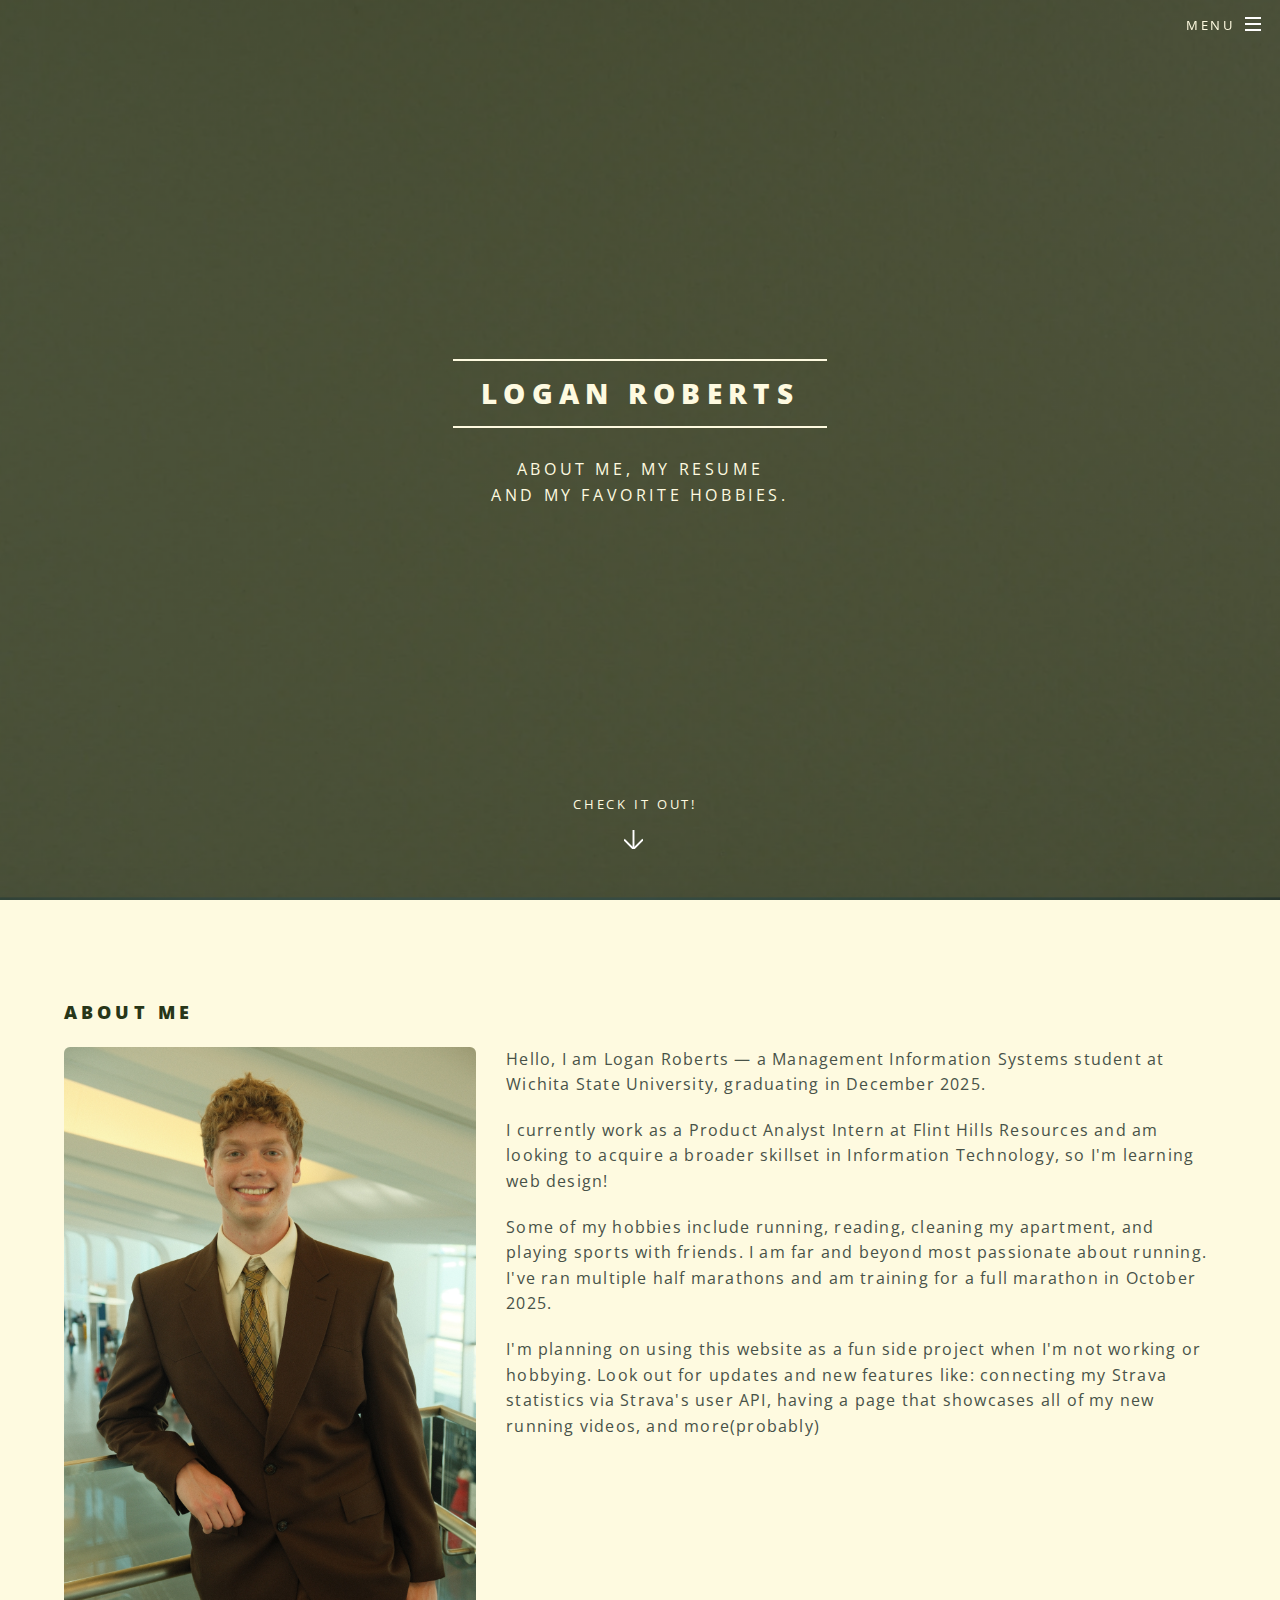
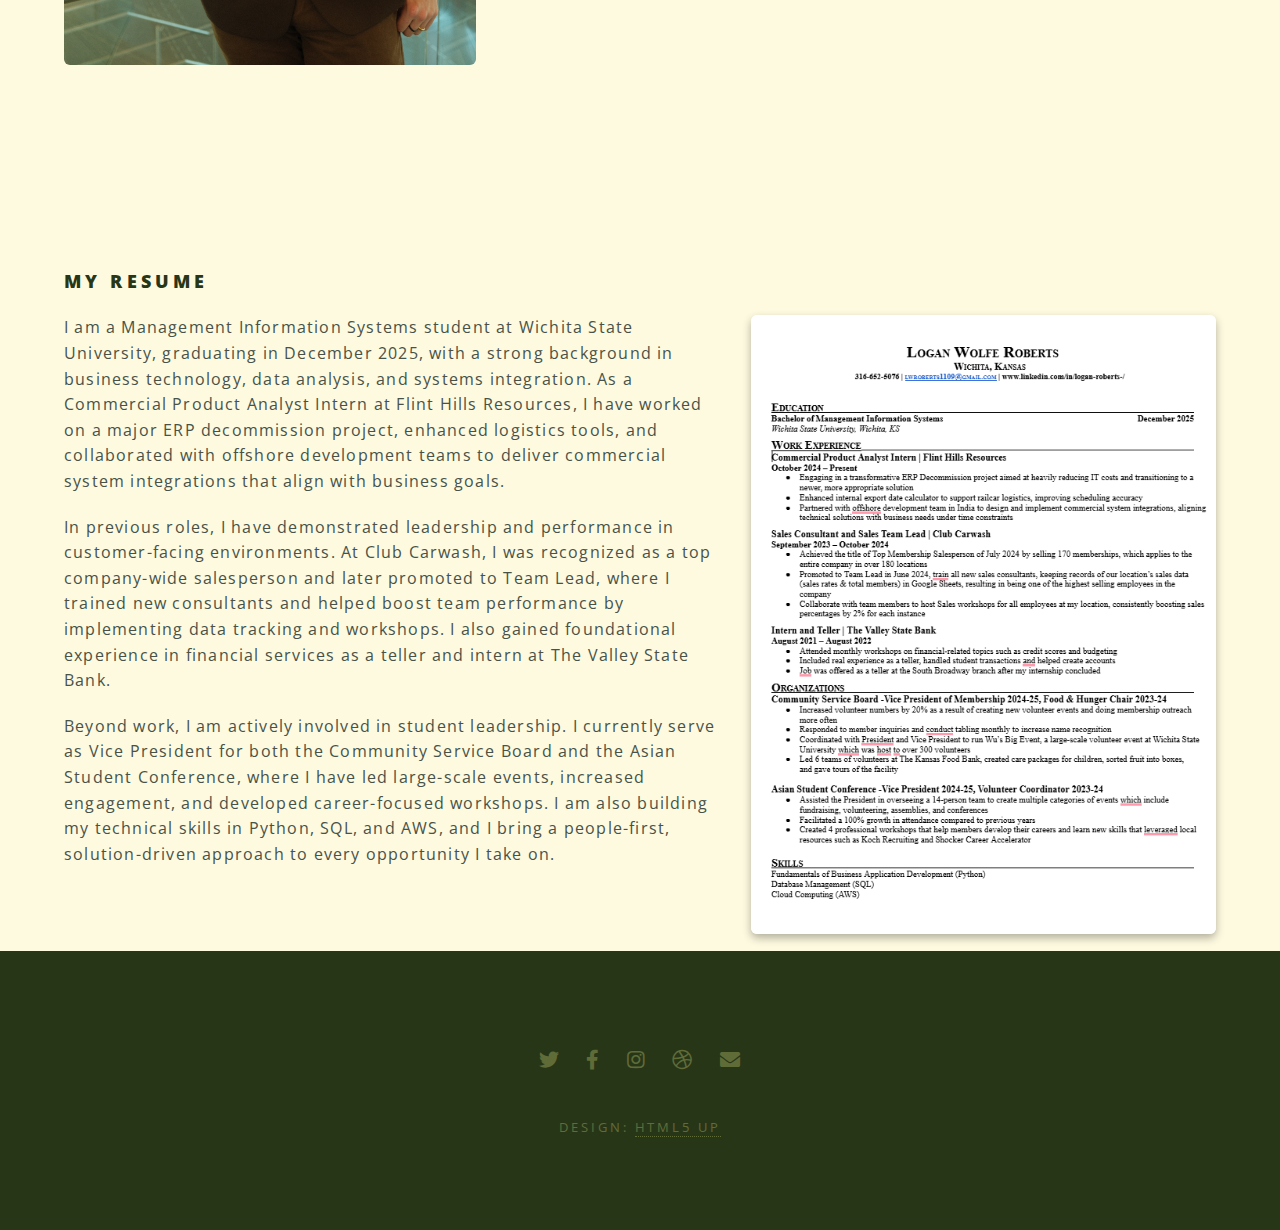
<file: index.html>
<!DOCTYPE HTML>
<!--
	Spectral by HTML5 UP
	html5up.net | @ajlkn
	Free for personal and commercial use under the CCA 3.0 license (html5up.net/license)
-->
<html>
	<head>
		<title>Logan Roberts</title>
		<meta charset="utf-8" />
		<meta name="viewport" content="width=device-width, initial-scale=1, user-scalable=no" />
		<link rel="stylesheet" href="assets/css/main.css" />
		<noscript><link rel="stylesheet" href="assets/css/noscript.css" /></noscript>
	<!-- Custom styles -->
		<style>
		.about-photo-left {
  float: left;
  width: 412.16px;
  height: 618.24px;
  margin-right: 30px;
  margin-bottom: 20px;
  object-fit: cover;
  border-radius: 6px;
}

.about-photo-right {
  float: right;
  width: 465px;
  height: 618.24px;
  margin-left: 30px;
  margin-bottom: 20px;
  object-fit: cover;
  box-shadow: 0 4px 8px rgba(0, 0, 0, 0.3);
  border-radius: 6px;
}

/* Add spacing between paragraphs */
.wrapper.style5 .inner p {
  margin-bottom: 1.25em;
  line-height: 1.6;
}

/* Clear float after the second paragraph */
.wrapper.style5 .inner p:nth-of-type(4)::after {
  content: "";
  display: block;
  clear: both;
}
		</style>
	</head>
	<body class="landing is-preload">

		<!-- Page Wrapper -->
			<div id="page-wrapper">

				<!-- Header -->
					<header id="header" class="alt">
						<h1><a href="index.html">Logan Roberts Professional</a></h1>
						<nav id="nav">
							<ul>
								<li class="special">
									<a href="#menu" class="menuToggle"><span>Menu</span></a>
									<div id="menu">
										<ul>
											<li><a href="index.html">About Me</a></li>
											<li><a href="strava.html">Strava</a></li>
											<!-- <li><a href="elements.html">Elements</a></li> -->
										</ul>
									</div>
								</li>
							</ul>
						</nav>
					</header>

				<!-- Banner -->

					<section id="banner">
						<div class="inner">
							<h2>Logan Roberts</h2>
							<p>About me, my resume<br />
							and my favorite hobbies.</p>
								<!-- <ul class="actions special"> -->
								<!-- <li><a href="#" class="button primary">Activate</a></li> -->
								<!-- </ul> -->
							</div>
						<a href="#one" class="more scrolly">Check it out!</a>
					</section>


				<!-- One -->
					<section class="wrapper style5">
							<div class="inner">

								<h3>About Me</h3>
								<p>
									<img src="images/loganrobertsprofessional.jpeg" alt="" class="about-photo-left">

									Hello, I am Logan Roberts — a Management Information Systems student at Wichita State University, graduating in December 2025.</p>

								<p>I currently work as a Product Analyst Intern at Flint Hills Resources and am looking to acquire a broader skillset in Information Technology, so I'm learning web design!</p>

								<p>Some of my hobbies include running, reading, cleaning my apartment, and playing sports with friends. I am far and beyond most passionate about running. I've ran multiple half marathons and am training for a full marathon in October 2025.</p>

								<p>I'm planning on using this website as a fun side project when I'm not working or hobbying. Look out for updates and new features like: connecting my Strava statistics via Strava's user API, having a page that showcases all of my new running videos, and more(probably)</p>

								<!-- <hr /> -->

							</div>
						</section>

				<!-- Two -->
					<section class="wrapper style5">
							<div class="inner">

								<h3>My Resume</h3>
								<p>
									<img src="images/LoganRobertsResumePicture.png" alt="" class="about-photo-right">

									I am a Management Information Systems student at Wichita State University, graduating in December 2025, with a strong background in business technology, data analysis, and systems integration. As a Commercial Product Analyst Intern at Flint Hills Resources, I have worked on a major ERP decommission project, enhanced logistics tools, and collaborated with offshore development teams to deliver commercial system integrations that align with business goals.</p>

									<p>In previous roles, I have demonstrated leadership and performance in customer-facing environments. At Club Carwash, I was recognized as a top company-wide salesperson and later promoted to Team Lead, where I trained new consultants and helped boost team performance by implementing data tracking and workshops. I also gained foundational experience in financial services as a teller and intern at The Valley State Bank.</p>

									<p>Beyond work, I am actively involved in student leadership. I currently serve as Vice President for both the Community Service Board and the Asian Student Conference, where I have led large-scale events, increased engagement, and developed career-focused workshops. I am also building my technical skills in Python, SQL, and AWS, and I bring a people-first, solution-driven approach to every opportunity I take on.</p>

								<!-- <hr /> -->

							</div>
						</section>	

				<!-- Footer -->
					<footer id="footer">
						<ul class="icons">
							<li><a href="#" class="icon brands fa-twitter"><span class="label">Twitter</span></a></li>
							<li><a href="#" class="icon brands fa-facebook-f"><span class="label">Facebook</span></a></li>
							<li><a href="#" class="icon brands fa-instagram"><span class="label">Instagram</span></a></li>
							<li><a href="#" class="icon brands fa-dribbble"><span class="label">Dribbble</span></a></li>
							<li><a href="#" class="icon solid fa-envelope"><span class="label">Email</span></a></li>
						</ul>
						<ul class="copyright">
							<li>Design: <a href="http://html5up.net">HTML5 UP</a></li>
						</ul>
					</footer>

			</div>

		<!-- Scripts -->
			<script src="assets/js/jquery.min.js"></script>
			<script src="assets/js/jquery.scrollex.min.js"></script>
			<script src="assets/js/jquery.scrolly.min.js"></script>
			<script src="assets/js/browser.min.js"></script>
			<script src="assets/js/breakpoints.min.js"></script>
			<script src="assets/js/util.js"></script>
			<script src="assets/js/main.js"></script>

	</body>
</html>
</file>
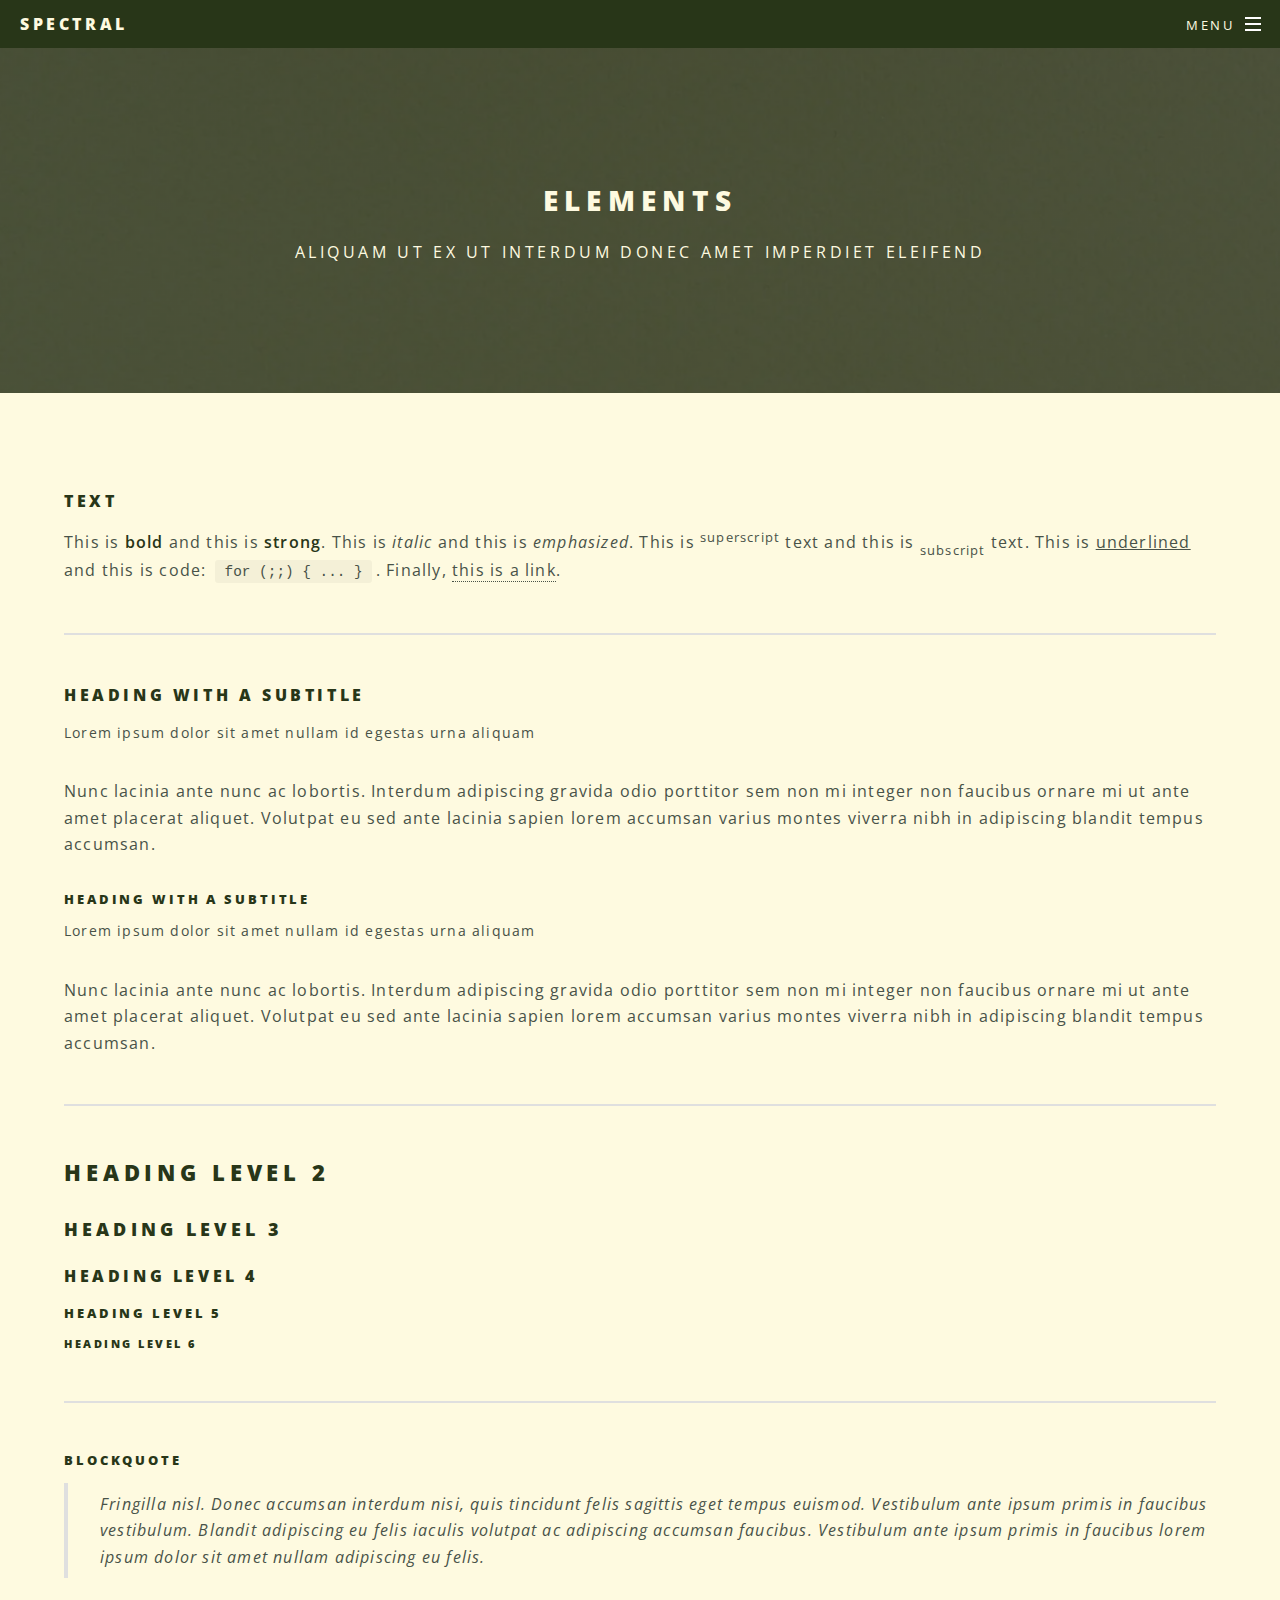
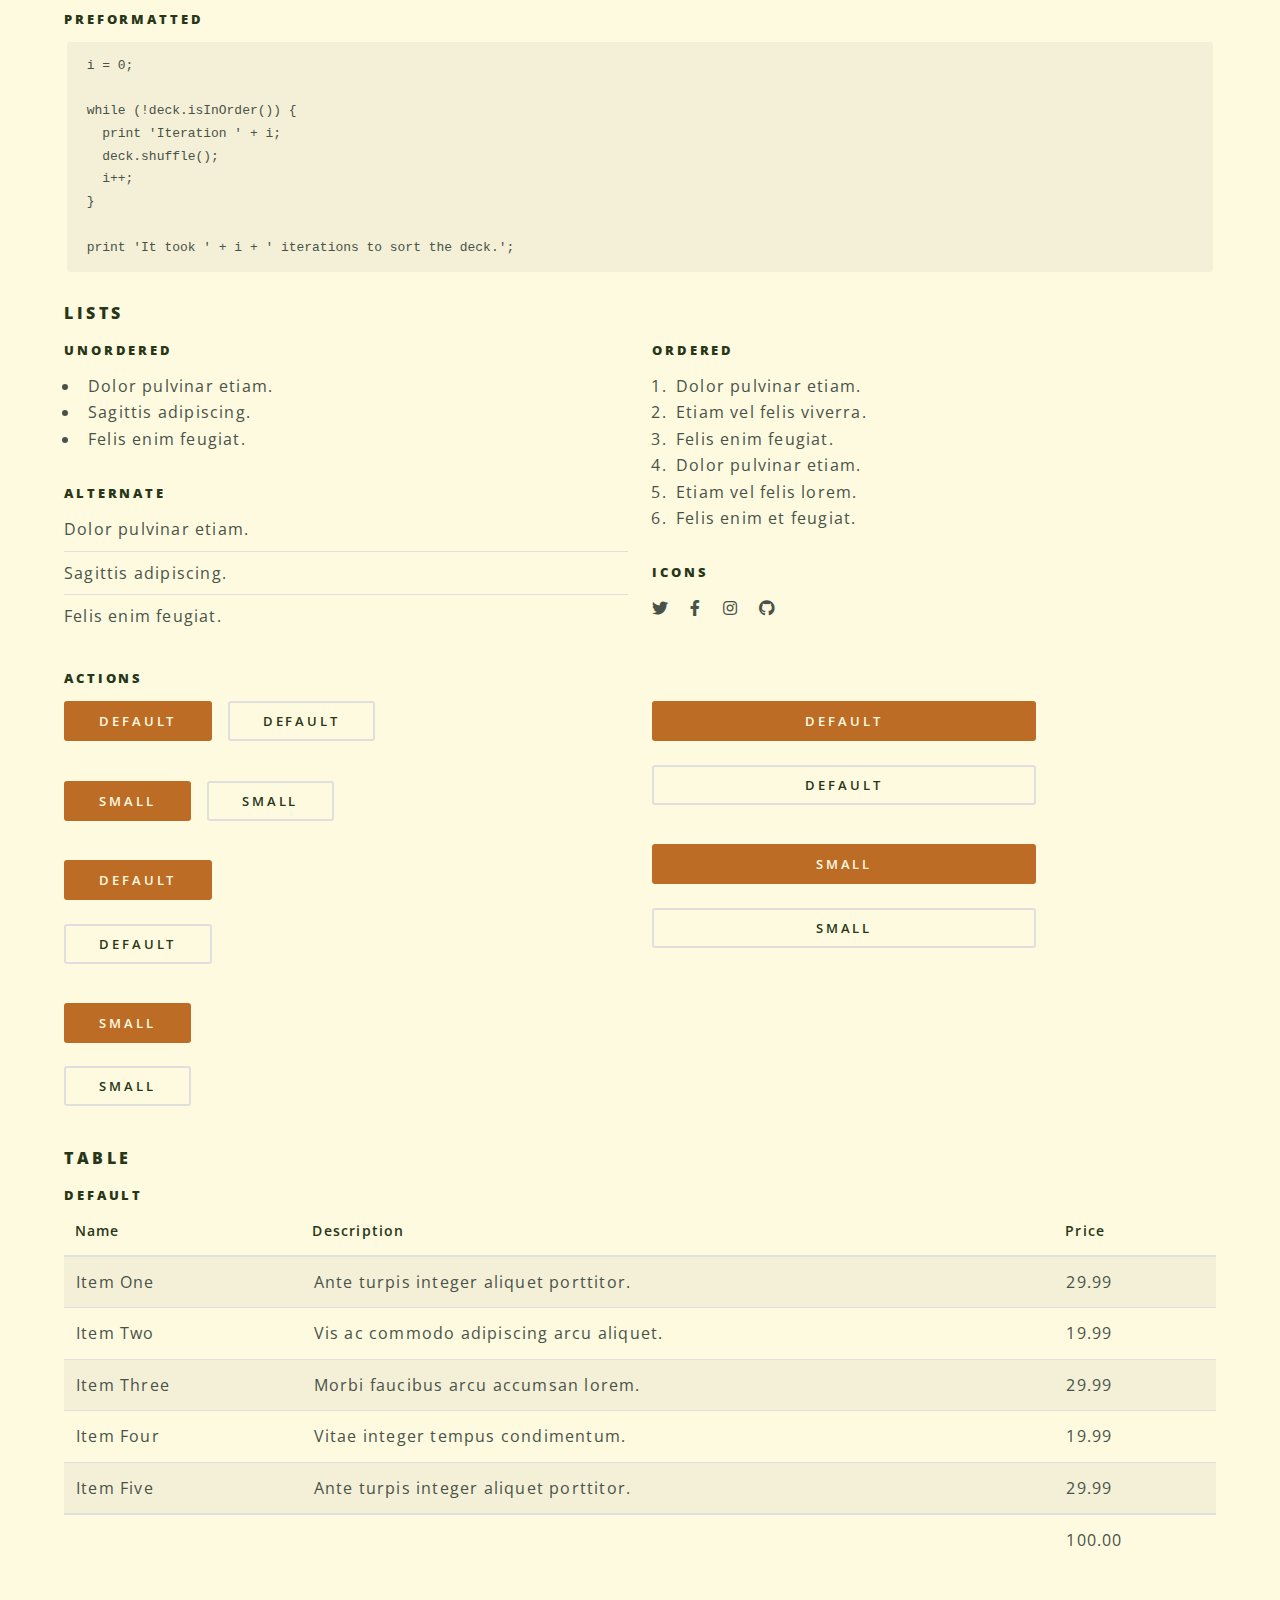
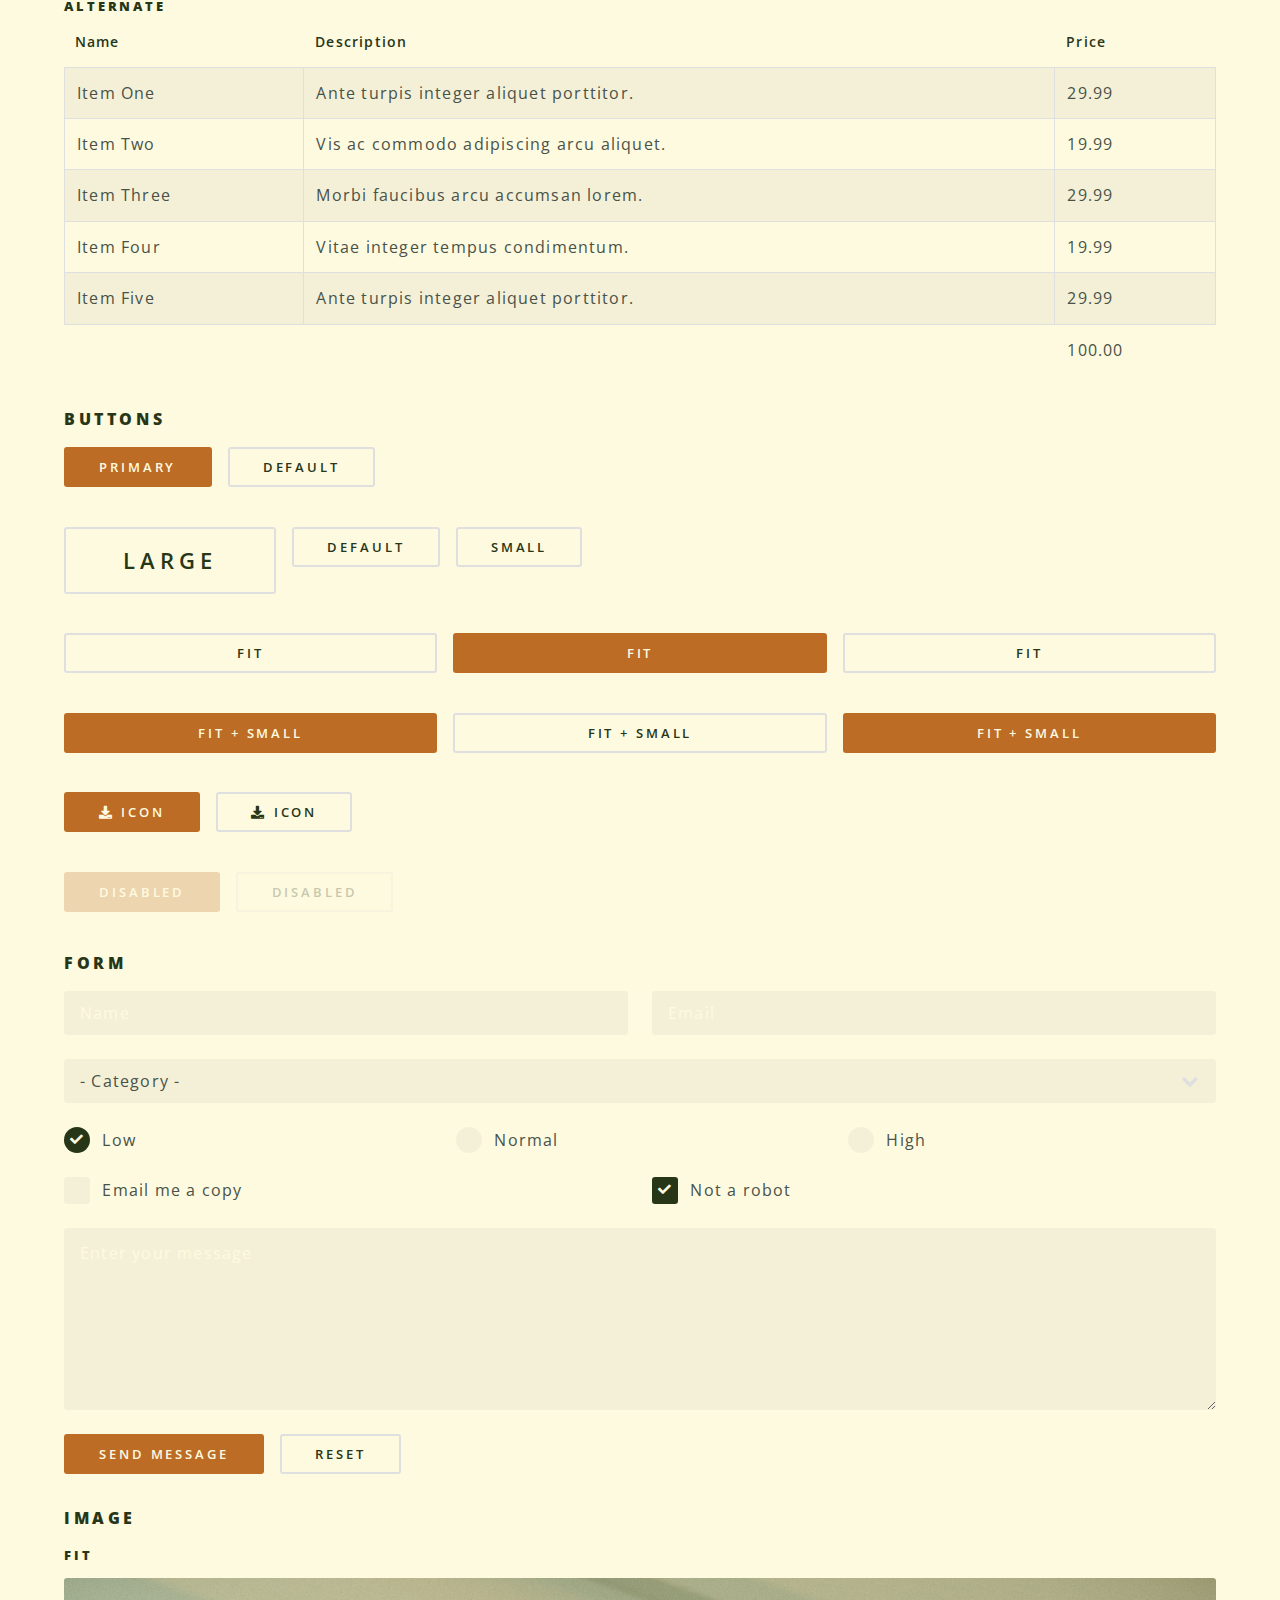
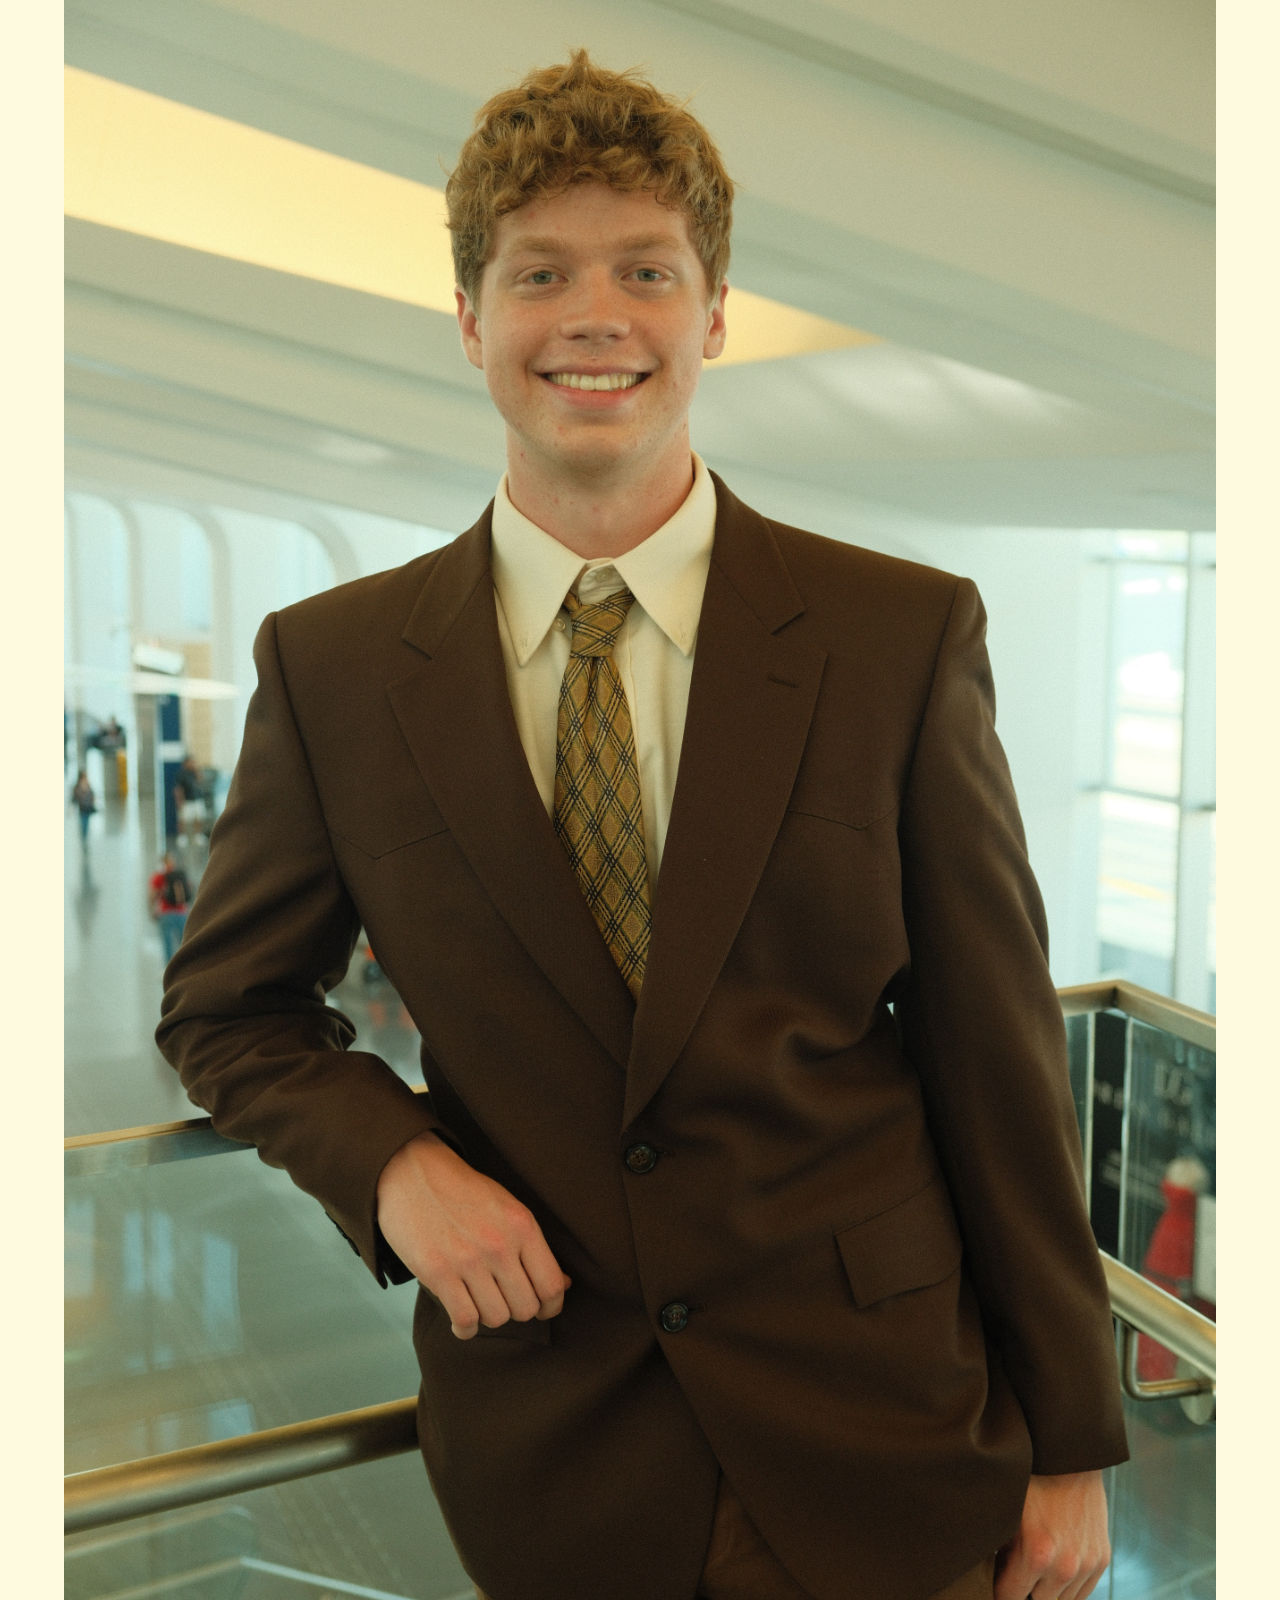
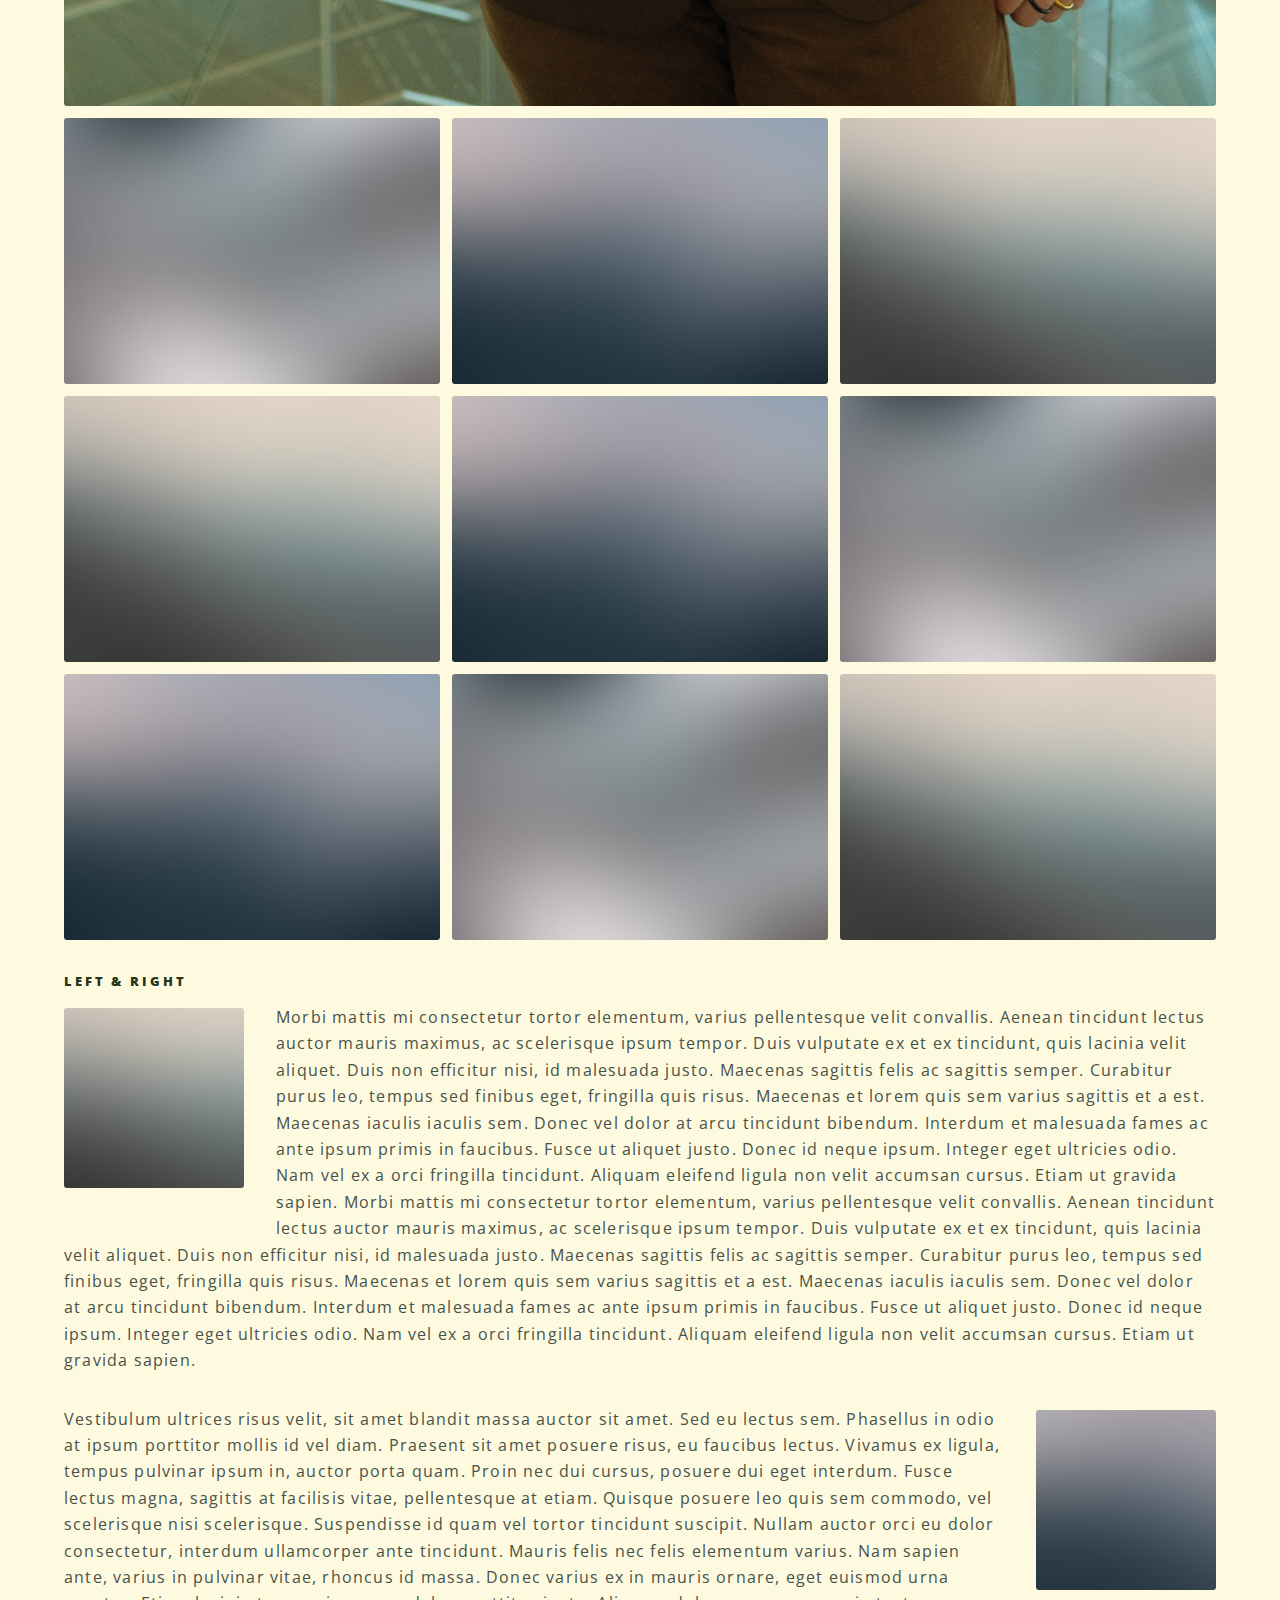
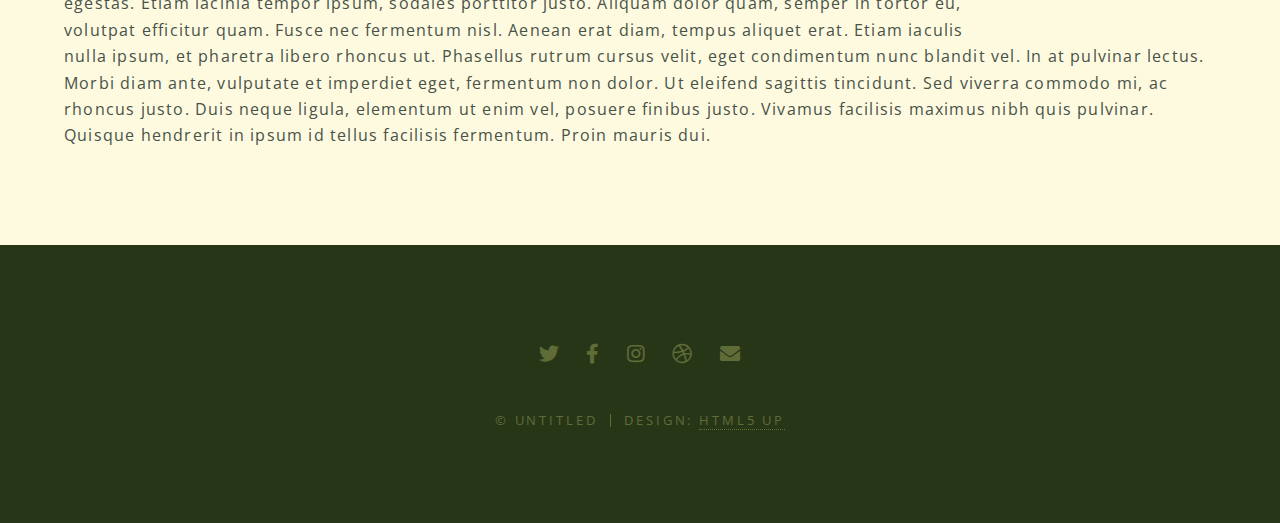
<file: elements.html>
<!DOCTYPE HTML>
<!--
	Spectral by HTML5 UP
	html5up.net | @ajlkn
	Free for personal and commercial use under the CCA 3.0 license (html5up.net/license)
-->
<html>
	<head>
		<title>Logan Roberts</title>
		<meta charset="utf-8" />
		<meta name="viewport" content="width=device-width, initial-scale=1, user-scalable=no" />
		<link rel="stylesheet" href="assets/css/main.css" />
		<noscript><link rel="stylesheet" href="assets/css/noscript.css" /></noscript>
	</head>
	<body class="is-preload">

		<!-- Page Wrapper -->
			<div id="page-wrapper">

				<!-- Header -->
					<header id="header">
						<h1><a href="index.html">Spectral</a></h1>
						<nav id="nav">
							<ul>
								<li class="special">
									<a href="#menu" class="menuToggle"><span>Menu</span></a>
									<div id="menu">
										<ul>
											<li><a href="index.html">About Me</a></li>
											<li><a href="strava.html">Strava</a></li>
											<!-- <li><a href="elements.html">Elements</a></li> -->
										</ul>
									</div>
								</li>
							</ul>
						</nav>
					</header>

				<!-- Main -->
					<article id="main">
						<header>
							<h2>Elements</h2>
							<p>Aliquam ut ex ut interdum donec amet imperdiet eleifend</p>
						</header>
						<section class="wrapper style5">
							<div class="inner">

								<section>
									<h4>Text</h4>
									<p>This is <b>bold</b> and this is <strong>strong</strong>. This is <i>italic</i> and this is <em>emphasized</em>.
									This is <sup>superscript</sup> text and this is <sub>subscript</sub> text.
									This is <u>underlined</u> and this is code: <code>for (;;) { ... }</code>. Finally, <a href="#">this is a link</a>.</p>
									<hr />
									<header>
										<h4>Heading with a Subtitle</h4>
										<p>Lorem ipsum dolor sit amet nullam id egestas urna aliquam</p>
									</header>
									<p>Nunc lacinia ante nunc ac lobortis. Interdum adipiscing gravida odio porttitor sem non mi integer non faucibus ornare mi ut ante amet placerat aliquet. Volutpat eu sed ante lacinia sapien lorem accumsan varius montes viverra nibh in adipiscing blandit tempus accumsan.</p>
									<header>
										<h5>Heading with a Subtitle</h5>
										<p>Lorem ipsum dolor sit amet nullam id egestas urna aliquam</p>
									</header>
									<p>Nunc lacinia ante nunc ac lobortis. Interdum adipiscing gravida odio porttitor sem non mi integer non faucibus ornare mi ut ante amet placerat aliquet. Volutpat eu sed ante lacinia sapien lorem accumsan varius montes viverra nibh in adipiscing blandit tempus accumsan.</p>
									<hr />
									<h2>Heading Level 2</h2>
									<h3>Heading Level 3</h3>
									<h4>Heading Level 4</h4>
									<h5>Heading Level 5</h5>
									<h6>Heading Level 6</h6>
									<hr />
									<h5>Blockquote</h5>
									<blockquote>Fringilla nisl. Donec accumsan interdum nisi, quis tincidunt felis sagittis eget tempus euismod. Vestibulum ante ipsum primis in faucibus vestibulum. Blandit adipiscing eu felis iaculis volutpat ac adipiscing accumsan faucibus. Vestibulum ante ipsum primis in faucibus lorem ipsum dolor sit amet nullam adipiscing eu felis.</blockquote>
									<h5>Preformatted</h5>
									<pre><code>i = 0;

while (!deck.isInOrder()) {
  print 'Iteration ' + i;
  deck.shuffle();
  i++;
}

print 'It took ' + i + ' iterations to sort the deck.';</code></pre>
								</section>

								<section>
									<h4>Lists</h4>
									<div class="row">
										<div class="col-6 col-12-medium">
											<h5>Unordered</h5>
											<ul>
												<li>Dolor pulvinar etiam.</li>
												<li>Sagittis adipiscing.</li>
												<li>Felis enim feugiat.</li>
											</ul>
											<h5>Alternate</h5>
											<ul class="alt">
												<li>Dolor pulvinar etiam.</li>
												<li>Sagittis adipiscing.</li>
												<li>Felis enim feugiat.</li>
											</ul>
										</div>
										<div class="col-6 col-12-medium">
											<h5>Ordered</h5>
											<ol>
												<li>Dolor pulvinar etiam.</li>
												<li>Etiam vel felis viverra.</li>
												<li>Felis enim feugiat.</li>
												<li>Dolor pulvinar etiam.</li>
												<li>Etiam vel felis lorem.</li>
												<li>Felis enim et feugiat.</li>
											</ol>
											<h5>Icons</h5>
											<ul class="icons">
												<li><a href="#" class="icon brands fa-twitter"><span class="label">Twitter</span></a></li>
												<li><a href="#" class="icon brands fa-facebook-f"><span class="label">Facebook</span></a></li>
												<li><a href="#" class="icon brands fa-instagram"><span class="label">Instagram</span></a></li>
												<li><a href="#" class="icon brands fa-github"><span class="label">Github</span></a></li>
											</ul>
										</div>
									</div>
									<h5>Actions</h5>
									<div class="row">
										<div class="col-6 col-12-medium">
											<ul class="actions">
												<li><a href="#" class="button primary">Default</a></li>
												<li><a href="#" class="button">Default</a></li>
											</ul>
											<ul class="actions small">
												<li><a href="#" class="button primary small">Small</a></li>
												<li><a href="#" class="button small">Small</a></li>
											</ul>
											<ul class="actions stacked">
												<li><a href="#" class="button primary">Default</a></li>
												<li><a href="#" class="button">Default</a></li>
											</ul>
											<ul class="actions stacked">
												<li><a href="#" class="button primary small">Small</a></li>
												<li><a href="#" class="button small">Small</a></li>
											</ul>
										</div>
										<div class="col-6 col-12-medium">
											<ul class="actions stacked">
												<li><a href="#" class="button primary fit">Default</a></li>
												<li><a href="#" class="button fit">Default</a></li>
											</ul>
											<ul class="actions stacked">
												<li><a href="#" class="button primary small fit">Small</a></li>
												<li><a href="#" class="button small fit">Small</a></li>
											</ul>
										</div>
									</div>
								</section>

								<section>
									<h4>Table</h4>
									<h5>Default</h5>
									<div class="table-wrapper">
										<table>
											<thead>
												<tr>
													<th>Name</th>
													<th>Description</th>
													<th>Price</th>
												</tr>
											</thead>
											<tbody>
												<tr>
													<td>Item One</td>
													<td>Ante turpis integer aliquet porttitor.</td>
													<td>29.99</td>
												</tr>
												<tr>
													<td>Item Two</td>
													<td>Vis ac commodo adipiscing arcu aliquet.</td>
													<td>19.99</td>
												</tr>
												<tr>
													<td>Item Three</td>
													<td> Morbi faucibus arcu accumsan lorem.</td>
													<td>29.99</td>
												</tr>
												<tr>
													<td>Item Four</td>
													<td>Vitae integer tempus condimentum.</td>
													<td>19.99</td>
												</tr>
												<tr>
													<td>Item Five</td>
													<td>Ante turpis integer aliquet porttitor.</td>
													<td>29.99</td>
												</tr>
											</tbody>
											<tfoot>
												<tr>
													<td colspan="2"></td>
													<td>100.00</td>
												</tr>
											</tfoot>
										</table>
									</div>

									<h5>Alternate</h5>
									<div class="table-wrapper">
										<table class="alt">
											<thead>
												<tr>
													<th>Name</th>
													<th>Description</th>
													<th>Price</th>
												</tr>
											</thead>
											<tbody>
												<tr>
													<td>Item One</td>
													<td>Ante turpis integer aliquet porttitor.</td>
													<td>29.99</td>
												</tr>
												<tr>
													<td>Item Two</td>
													<td>Vis ac commodo adipiscing arcu aliquet.</td>
													<td>19.99</td>
												</tr>
												<tr>
													<td>Item Three</td>
													<td> Morbi faucibus arcu accumsan lorem.</td>
													<td>29.99</td>
												</tr>
												<tr>
													<td>Item Four</td>
													<td>Vitae integer tempus condimentum.</td>
													<td>19.99</td>
												</tr>
												<tr>
													<td>Item Five</td>
													<td>Ante turpis integer aliquet porttitor.</td>
													<td>29.99</td>
												</tr>
											</tbody>
											<tfoot>
												<tr>
													<td colspan="2"></td>
													<td>100.00</td>
												</tr>
											</tfoot>
										</table>
									</div>
								</section>

								<section>
									<h4>Buttons</h4>
									<ul class="actions">
										<li><a href="#" class="button primary">Primary</a></li>
										<li><a href="#" class="button">Default</a></li>
									</ul>
									<ul class="actions">
										<li><a href="#" class="button large">Large</a></li>
										<li><a href="#" class="button">Default</a></li>
										<li><a href="#" class="button small">Small</a></li>
									</ul>
									<ul class="actions fit">
										<li><a href="#" class="button fit">Fit</a></li>
										<li><a href="#" class="button primary fit">Fit</a></li>
										<li><a href="#" class="button fit">Fit</a></li>
									</ul>
									<ul class="actions fit small">
										<li><a href="#" class="button primary fit small">Fit + Small</a></li>
										<li><a href="#" class="button fit small">Fit + Small</a></li>
										<li><a href="#" class="button primary fit small">Fit + Small</a></li>
									</ul>
									<ul class="actions">
										<li><a href="#" class="button primary icon solid fa-download">Icon</a></li>
										<li><a href="#" class="button icon solid fa-download">Icon</a></li>
									</ul>
									<ul class="actions">
										<li><span class="button primary disabled">Disabled</span></li>
										<li><span class="button disabled">Disabled</span></li>
									</ul>
								</section>

								<section>
									<h4>Form</h4>
									<form method="post" action="#">
										<div class="row gtr-uniform">
											<div class="col-6 col-12-xsmall">
												<input type="text" name="demo-name" id="demo-name" value="" placeholder="Name" />
											</div>
											<div class="col-6 col-12-xsmall">
												<input type="email" name="demo-email" id="demo-email" value="" placeholder="Email" />
											</div>
											<div class="col-12">
												<select name="demo-category" id="demo-category">
													<option value="">- Category -</option>
													<option value="1">Manufacturing</option>
													<option value="1">Shipping</option>
													<option value="1">Administration</option>
													<option value="1">Human Resources</option>
												</select>
											</div>
											<div class="col-4 col-12-small">
												<input type="radio" id="demo-priority-low" name="demo-priority" checked>
												<label for="demo-priority-low">Low</label>
											</div>
											<div class="col-4 col-12-small">
												<input type="radio" id="demo-priority-normal" name="demo-priority">
												<label for="demo-priority-normal">Normal</label>
											</div>
											<div class="col-4 col-12-small">
												<input type="radio" id="demo-priority-high" name="demo-priority">
												<label for="demo-priority-high">High</label>
											</div>
											<div class="col-6 col-12-small">
												<input type="checkbox" id="demo-copy" name="demo-copy">
												<label for="demo-copy">Email me a copy</label>
											</div>
											<div class="col-6 col-12-small">
												<input type="checkbox" id="demo-human" name="demo-human" checked>
												<label for="demo-human">Not a robot</label>
											</div>
											<div class="col-12">
												<textarea name="demo-message" id="demo-message" placeholder="Enter your message" rows="6"></textarea>
											</div>
											<div class="col-12">
												<ul class="actions">
													<li><input type="submit" value="Send Message" class="primary" /></li>
													<li><input type="reset" value="Reset" /></li>
												</ul>
											</div>
										</div>
									</form>
								</section>

								<section>
									<h4>Image</h4>
									<h5>Fit</h5>
									<div class="box alt">
										<div class="row gtr-50 gtr-uniform">
											<div class="col-12"><span class="image fit"><img src="images/loganrobertsprofessional.jpeg" alt="" /></span></div>
											<div class="col-4"><span class="image fit"><img src="images/pic01.jpg" alt="" /></span></div>
											<div class="col-4"><span class="image fit"><img src="images/pic02.jpg" alt="" /></span></div>
											<div class="col-4"><span class="image fit"><img src="images/pic03.jpg" alt="" /></span></div>
											<div class="col-4"><span class="image fit"><img src="images/pic03.jpg" alt="" /></span></div>
											<div class="col-4"><span class="image fit"><img src="images/pic02.jpg" alt="" /></span></div>
											<div class="col-4"><span class="image fit"><img src="images/pic01.jpg" alt="" /></span></div>
											<div class="col-4"><span class="image fit"><img src="images/pic02.jpg" alt="" /></span></div>
											<div class="col-4"><span class="image fit"><img src="images/pic01.jpg" alt="" /></span></div>
											<div class="col-4"><span class="image fit"><img src="images/pic03.jpg" alt="" /></span></div>
										</div>
									</div>
									<h5>Left &amp; Right</h5>
									<p><span class="image left"><img src="images/pic04.jpg" alt="" /></span>Morbi mattis mi consectetur tortor elementum, varius pellentesque velit convallis. Aenean tincidunt lectus auctor mauris maximus, ac scelerisque ipsum tempor. Duis vulputate ex et ex tincidunt, quis lacinia velit aliquet. Duis non efficitur nisi, id malesuada justo. Maecenas sagittis felis ac sagittis semper. Curabitur purus leo, tempus sed finibus eget, fringilla quis risus. Maecenas et lorem quis sem varius sagittis et a est. Maecenas iaculis iaculis sem. Donec vel dolor at arcu tincidunt bibendum. Interdum et malesuada fames ac ante ipsum primis in faucibus. Fusce ut aliquet justo. Donec id neque ipsum. Integer eget ultricies odio. Nam vel ex a orci fringilla tincidunt. Aliquam eleifend ligula non velit accumsan cursus. Etiam ut gravida sapien. Morbi mattis mi consectetur tortor elementum, varius pellentesque velit convallis. Aenean tincidunt lectus auctor mauris maximus, ac scelerisque ipsum tempor. Duis vulputate ex et ex tincidunt, quis lacinia velit aliquet. Duis non efficitur nisi, id malesuada justo. Maecenas sagittis felis ac sagittis semper. Curabitur purus leo, tempus sed finibus eget, fringilla quis risus. Maecenas et lorem quis sem varius sagittis et a est. Maecenas iaculis iaculis sem. Donec vel dolor at arcu tincidunt bibendum. Interdum et malesuada fames ac ante ipsum primis in faucibus. Fusce ut aliquet justo. Donec id neque ipsum. Integer eget ultricies odio. Nam vel ex a orci fringilla tincidunt. Aliquam eleifend ligula non velit accumsan cursus. Etiam ut gravida sapien.</p>
									<p><span class="image right"><img src="images/pic05.jpg" alt="" /></span>Vestibulum ultrices risus velit, sit amet blandit massa auctor sit amet. Sed eu lectus sem. Phasellus in odio at ipsum porttitor mollis id vel diam. Praesent sit amet posuere risus, eu faucibus lectus. Vivamus ex ligula, tempus pulvinar ipsum in, auctor porta quam. Proin nec dui cursus, posuere dui eget interdum. Fusce lectus magna, sagittis at facilisis vitae, pellentesque at etiam. Quisque posuere leo quis sem commodo, vel scelerisque nisi scelerisque. Suspendisse id quam vel tortor tincidunt suscipit. Nullam auctor orci eu dolor consectetur, interdum ullamcorper ante tincidunt. Mauris felis nec felis elementum varius. Nam sapien ante, varius in pulvinar vitae, rhoncus id massa. Donec varius ex in mauris ornare, eget euismod urna egestas. Etiam lacinia tempor ipsum, sodales porttitor justo. Aliquam dolor quam, semper in tortor eu, volutpat efficitur quam. Fusce nec fermentum nisl. Aenean erat diam, tempus aliquet erat. Etiam iaculis nulla ipsum, et pharetra libero rhoncus ut. Phasellus rutrum cursus velit, eget condimentum nunc blandit vel. In at pulvinar lectus. Morbi diam ante, vulputate et imperdiet eget, fermentum non dolor. Ut eleifend sagittis tincidunt. Sed viverra commodo mi, ac rhoncus justo. Duis neque ligula, elementum ut enim vel, posuere finibus justo. Vivamus facilisis maximus nibh quis pulvinar. Quisque hendrerit in ipsum id tellus facilisis fermentum. Proin mauris dui.</p>
								</section>

							</div>
						</section>
					</article>

				<!-- Footer -->
					<footer id="footer">
						<ul class="icons">
							<li><a href="#" class="icon brands fa-twitter"><span class="label">Twitter</span></a></li>
							<li><a href="#" class="icon brands fa-facebook-f"><span class="label">Facebook</span></a></li>
							<li><a href="#" class="icon brands fa-instagram"><span class="label">Instagram</span></a></li>
							<li><a href="#" class="icon brands fa-dribbble"><span class="label">Dribbble</span></a></li>
							<li><a href="#" class="icon solid fa-envelope"><span class="label">Email</span></a></li>
						</ul>
						<ul class="copyright">
							<li>&copy; Untitled</li><li>Design: <a href="http://html5up.net">HTML5 UP</a></li>
						</ul>
					</footer>

			</div>

		<!-- Scripts -->
			<script src="assets/js/jquery.min.js"></script>
			<script src="assets/js/jquery.scrollex.min.js"></script>
			<script src="assets/js/jquery.scrolly.min.js"></script>
			<script src="assets/js/browser.min.js"></script>
			<script src="assets/js/breakpoints.min.js"></script>
			<script src="assets/js/util.js"></script>
			<script src="assets/js/main.js"></script>

	</body>
</html>
</file>
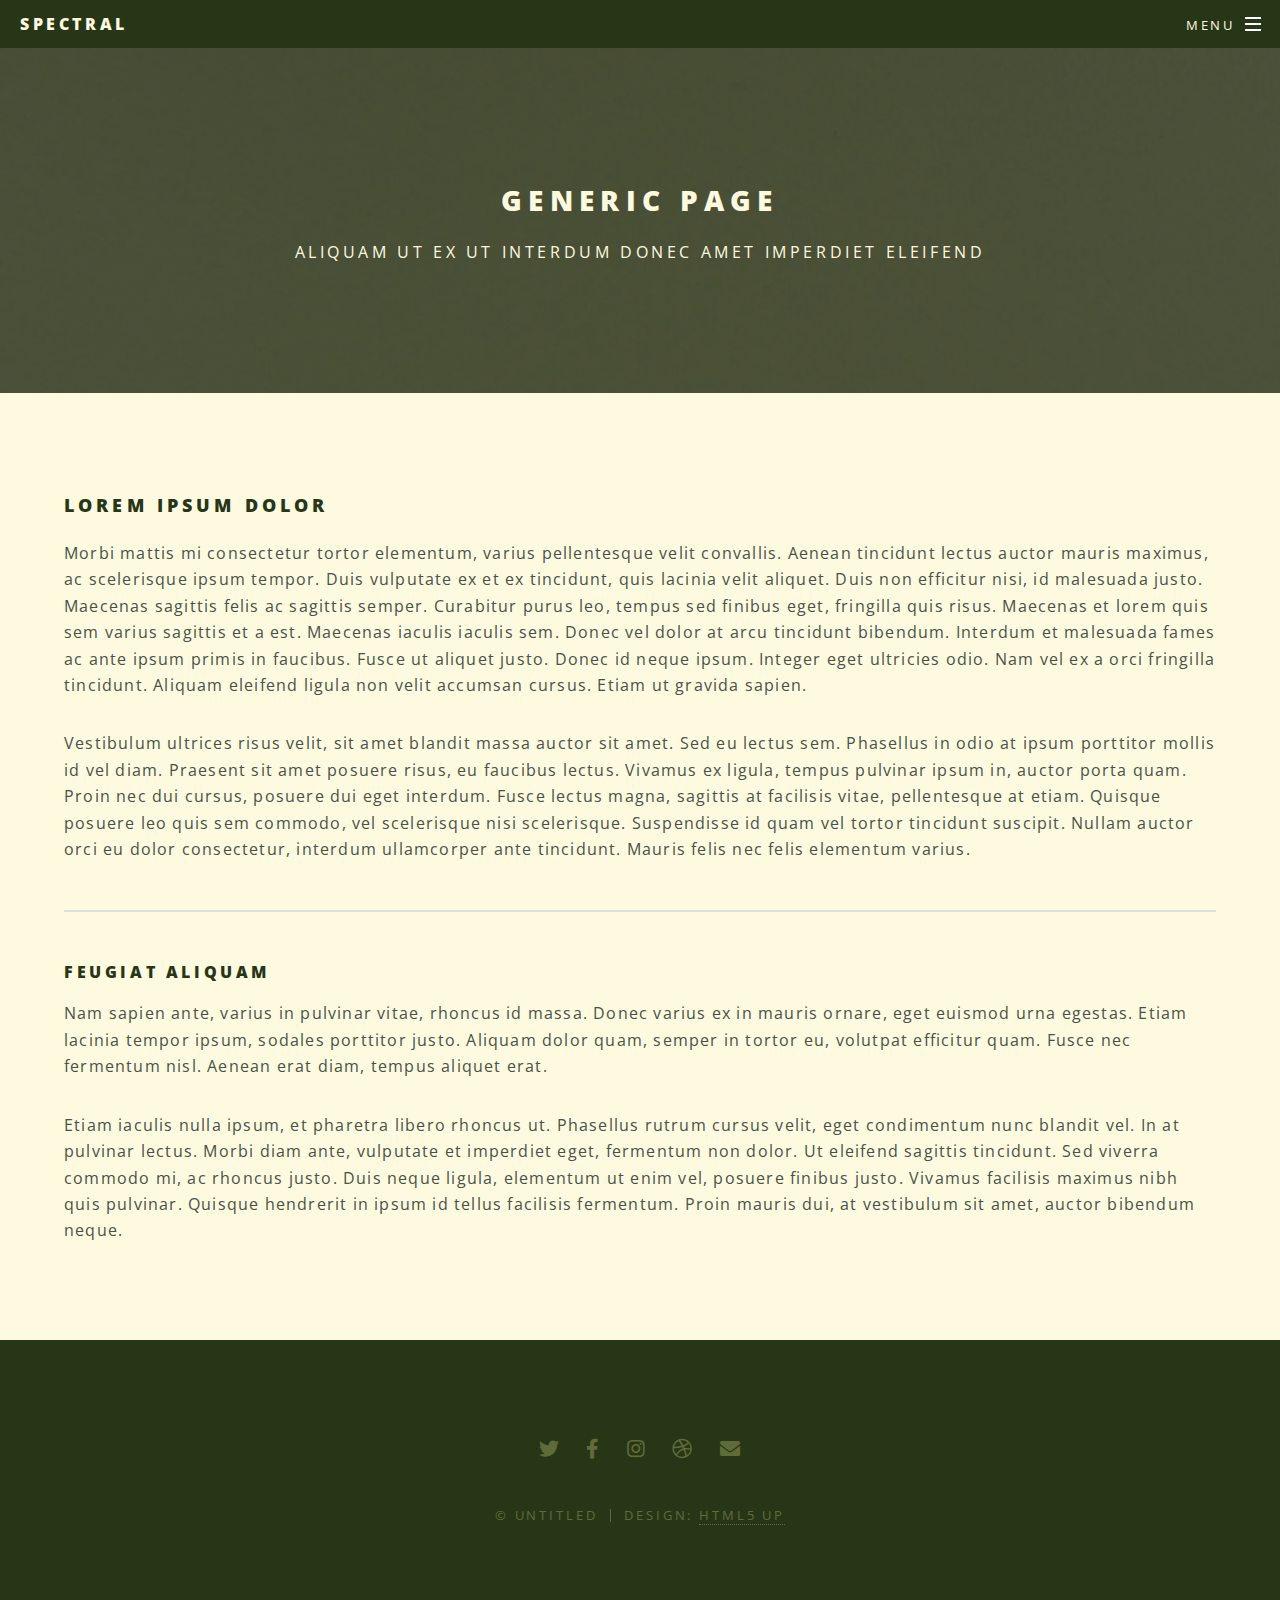
<file: generic.html>
<!DOCTYPE HTML>
<!--
	Spectral by HTML5 UP
	html5up.net | @ajlkn
	Free for personal and commercial use under the CCA 3.0 license (html5up.net/license)
-->
<html>
	<head>
		<title>Generic - Spectral by HTML5 UP</title>
		<meta charset="utf-8" />
		<meta name="viewport" content="width=device-width, initial-scale=1, user-scalable=no" />
		<link rel="stylesheet" href="assets/css/main.css" />
		<noscript><link rel="stylesheet" href="assets/css/noscript.css" /></noscript>
	</head>
	<body class="is-preload">

		<!-- Page Wrapper -->
			<div id="page-wrapper">

				<!-- Header -->
					<header id="header">
						<h1><a href="index.html">Spectral</a></h1>
						<nav id="nav">
							<ul>
								<li class="special">
									<a href="#menu" class="menuToggle"><span>Menu</span></a>
									<div id="menu">
										<ul>
											<li><a href="index.html">Home</a></li>
											<li><a href="generic.html">Generic</a></li>
											<li><a href="elements.html">Elements</a></li>
											<li><a href="#">Sign Up</a></li>
											<li><a href="#">Log In</a></li>
										</ul>
									</div>
								</li>
							</ul>
						</nav>
					</header>

				<!-- Main -->
					<article id="main">
						<header>
							<h2>Generic Page</h2>
							<p>Aliquam ut ex ut interdum donec amet imperdiet eleifend</p>
						</header>
						<section class="wrapper style5">
							<div class="inner">

								<h3>Lorem ipsum dolor</h3>
								<p>Morbi mattis mi consectetur tortor elementum, varius pellentesque velit convallis. Aenean tincidunt lectus auctor mauris maximus, ac scelerisque ipsum tempor. Duis vulputate ex et ex tincidunt, quis lacinia velit aliquet. Duis non efficitur nisi, id malesuada justo. Maecenas sagittis felis ac sagittis semper. Curabitur purus leo, tempus sed finibus eget, fringilla quis risus. Maecenas et lorem quis sem varius sagittis et a est. Maecenas iaculis iaculis sem. Donec vel dolor at arcu tincidunt bibendum. Interdum et malesuada fames ac ante ipsum primis in faucibus. Fusce ut aliquet justo. Donec id neque ipsum. Integer eget ultricies odio. Nam vel ex a orci fringilla tincidunt. Aliquam eleifend ligula non velit accumsan cursus. Etiam ut gravida sapien.</p>

								<p>Vestibulum ultrices risus velit, sit amet blandit massa auctor sit amet. Sed eu lectus sem. Phasellus in odio at ipsum porttitor mollis id vel diam. Praesent sit amet posuere risus, eu faucibus lectus. Vivamus ex ligula, tempus pulvinar ipsum in, auctor porta quam. Proin nec dui cursus, posuere dui eget interdum. Fusce lectus magna, sagittis at facilisis vitae, pellentesque at etiam. Quisque posuere leo quis sem commodo, vel scelerisque nisi scelerisque. Suspendisse id quam vel tortor tincidunt suscipit. Nullam auctor orci eu dolor consectetur, interdum ullamcorper ante tincidunt. Mauris felis nec felis elementum varius.</p>

								<hr />

								<h4>Feugiat aliquam</h4>
								<p>Nam sapien ante, varius in pulvinar vitae, rhoncus id massa. Donec varius ex in mauris ornare, eget euismod urna egestas. Etiam lacinia tempor ipsum, sodales porttitor justo. Aliquam dolor quam, semper in tortor eu, volutpat efficitur quam. Fusce nec fermentum nisl. Aenean erat diam, tempus aliquet erat.</p>

								<p>Etiam iaculis nulla ipsum, et pharetra libero rhoncus ut. Phasellus rutrum cursus velit, eget condimentum nunc blandit vel. In at pulvinar lectus. Morbi diam ante, vulputate et imperdiet eget, fermentum non dolor. Ut eleifend sagittis tincidunt. Sed viverra commodo mi, ac rhoncus justo. Duis neque ligula, elementum ut enim vel, posuere finibus justo. Vivamus facilisis maximus nibh quis pulvinar. Quisque hendrerit in ipsum id tellus facilisis fermentum. Proin mauris dui, at vestibulum sit amet, auctor bibendum neque.</p>

							</div>
						</section>
					</article>

				<!-- Footer -->
					<footer id="footer">
						<ul class="icons">
							<li><a href="#" class="icon brands fa-twitter"><span class="label">Twitter</span></a></li>
							<li><a href="#" class="icon brands fa-facebook-f"><span class="label">Facebook</span></a></li>
							<li><a href="#" class="icon brands fa-instagram"><span class="label">Instagram</span></a></li>
							<li><a href="#" class="icon brands fa-dribbble"><span class="label">Dribbble</span></a></li>
							<li><a href="#" class="icon solid fa-envelope"><span class="label">Email</span></a></li>
						</ul>
						<ul class="copyright">
							<li>&copy; Untitled</li><li>Design: <a href="http://html5up.net">HTML5 UP</a></li>
						</ul>
					</footer>

			</div>

		<!-- Scripts -->
			<script src="assets/js/jquery.min.js"></script>
			<script src="assets/js/jquery.scrollex.min.js"></script>
			<script src="assets/js/jquery.scrolly.min.js"></script>
			<script src="assets/js/browser.min.js"></script>
			<script src="assets/js/breakpoints.min.js"></script>
			<script src="assets/js/util.js"></script>
			<script src="assets/js/main.js"></script>

	</body>
</html>
</file>
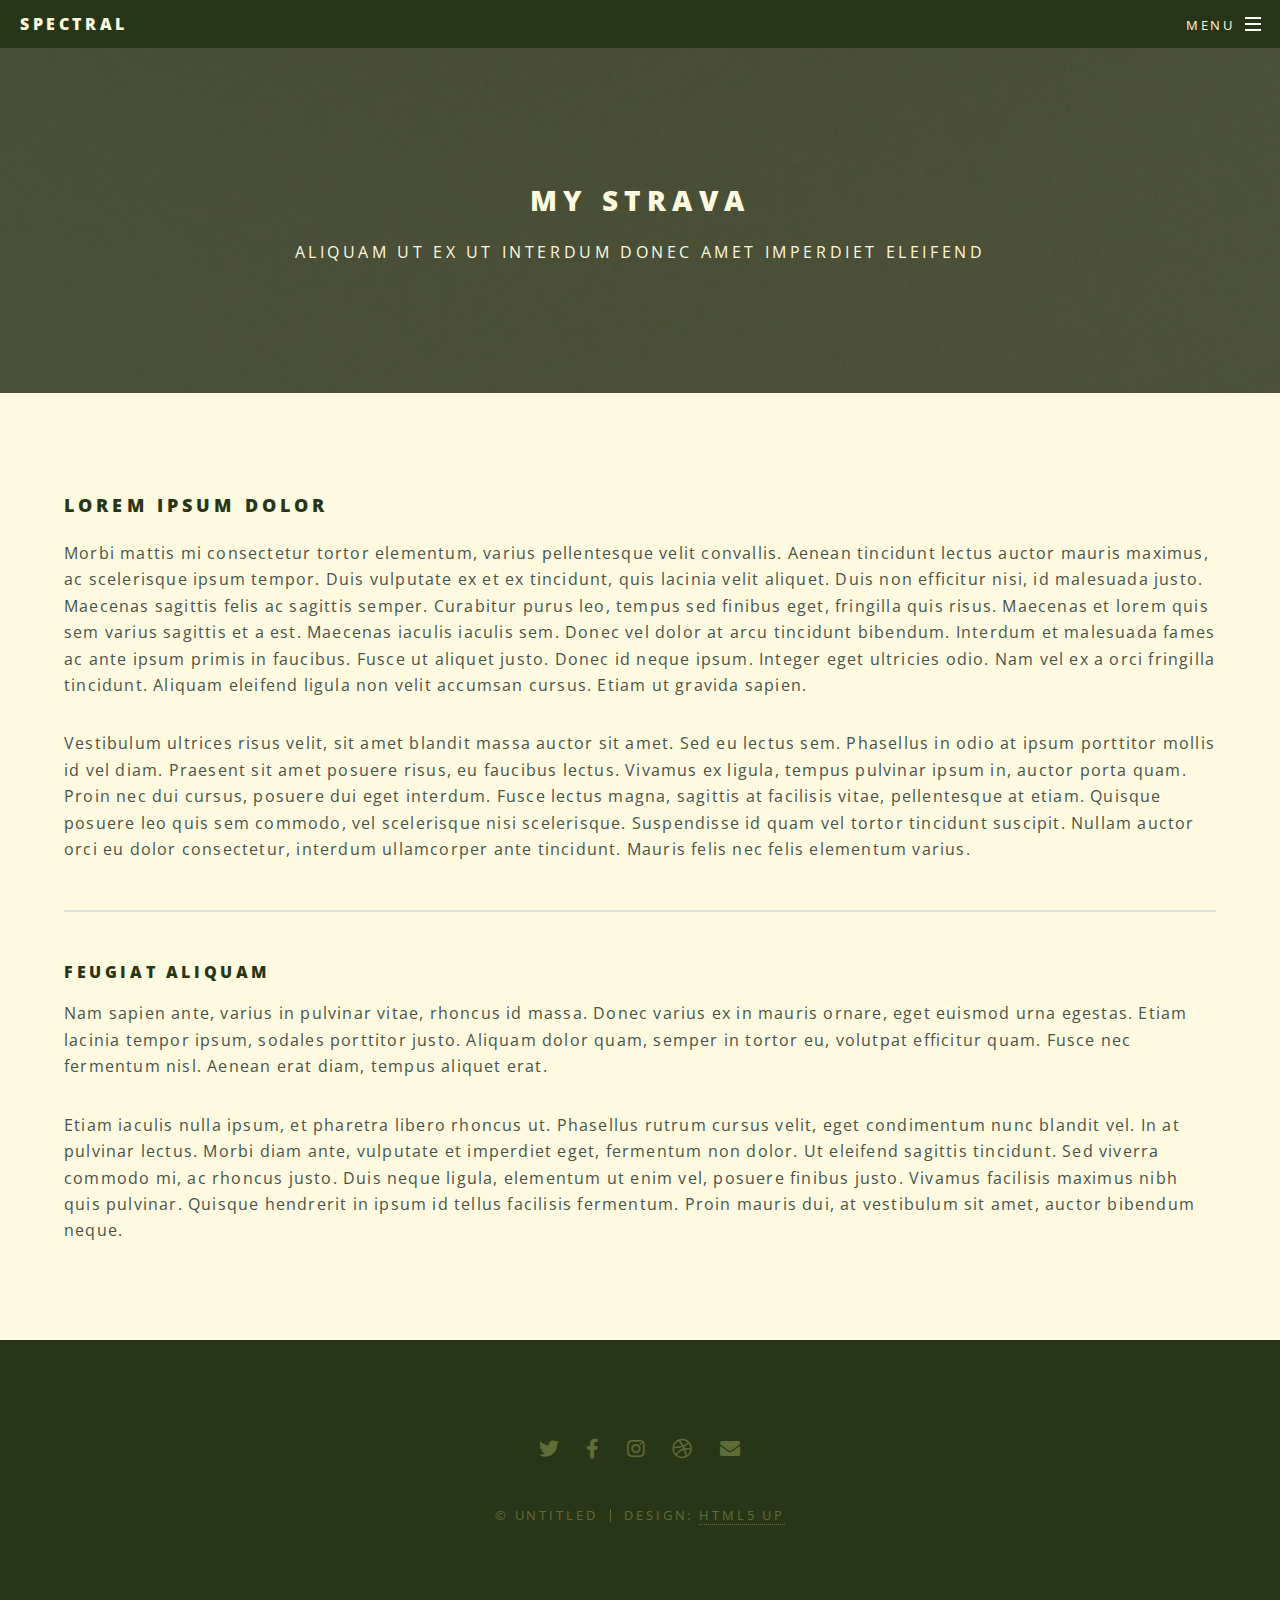
<file: strava.html>
<!DOCTYPE HTML>
<!--
	Spectral by HTML5 UP
	html5up.net | @ajlkn
	Free for personal and commercial use under the CCA 3.0 license (html5up.net/license)
-->
<html>
	<head>
		<title>Logan Roberts</title>
		<meta charset="utf-8" />
		<meta name="viewport" content="width=device-width, initial-scale=1, user-scalable=no" />
		<link rel="stylesheet" href="assets/css/main.css" />
		<noscript><link rel="stylesheet" href="assets/css/noscript.css" /></noscript>
	</head>
	<body class="is-preload">

		<!-- Page Wrapper -->
			<div id="page-wrapper">

				<!-- Header -->
					<header id="header">
						<h1><a href="index.html">Spectral</a></h1>
						<nav id="nav">
							<ul>
								<li class="special">
									<a href="#menu" class="menuToggle"><span>Menu</span></a>
									<div id="menu">
										<ul>
											<li><a href="index.html">About Me</a></li>
											<li><a href="strava.html">Strava</a></li>
											<!-- <li><a href="elements.html">Elements</a></li> -->
										</ul>
									</div>
								</li>
							</ul>
						</nav>
					</header>

				<!-- Main -->
					<article id="main">
						<header>
							<h2>My Strava</h2>
							<p>Aliquam ut ex ut interdum donec amet imperdiet eleifend</p>
						</header>
						<section class="wrapper style5">
							<div class="inner">

								<h3>Lorem ipsum dolor</h3>
								<p>Morbi mattis mi consectetur tortor elementum, varius pellentesque velit convallis. Aenean tincidunt lectus auctor mauris maximus, ac scelerisque ipsum tempor. Duis vulputate ex et ex tincidunt, quis lacinia velit aliquet. Duis non efficitur nisi, id malesuada justo. Maecenas sagittis felis ac sagittis semper. Curabitur purus leo, tempus sed finibus eget, fringilla quis risus. Maecenas et lorem quis sem varius sagittis et a est. Maecenas iaculis iaculis sem. Donec vel dolor at arcu tincidunt bibendum. Interdum et malesuada fames ac ante ipsum primis in faucibus. Fusce ut aliquet justo. Donec id neque ipsum. Integer eget ultricies odio. Nam vel ex a orci fringilla tincidunt. Aliquam eleifend ligula non velit accumsan cursus. Etiam ut gravida sapien.</p>

								<p>Vestibulum ultrices risus velit, sit amet blandit massa auctor sit amet. Sed eu lectus sem. Phasellus in odio at ipsum porttitor mollis id vel diam. Praesent sit amet posuere risus, eu faucibus lectus. Vivamus ex ligula, tempus pulvinar ipsum in, auctor porta quam. Proin nec dui cursus, posuere dui eget interdum. Fusce lectus magna, sagittis at facilisis vitae, pellentesque at etiam. Quisque posuere leo quis sem commodo, vel scelerisque nisi scelerisque. Suspendisse id quam vel tortor tincidunt suscipit. Nullam auctor orci eu dolor consectetur, interdum ullamcorper ante tincidunt. Mauris felis nec felis elementum varius.</p>

								<hr />

								<h4>Feugiat aliquam</h4>
								<p>Nam sapien ante, varius in pulvinar vitae, rhoncus id massa. Donec varius ex in mauris ornare, eget euismod urna egestas. Etiam lacinia tempor ipsum, sodales porttitor justo. Aliquam dolor quam, semper in tortor eu, volutpat efficitur quam. Fusce nec fermentum nisl. Aenean erat diam, tempus aliquet erat.</p>

								<p>Etiam iaculis nulla ipsum, et pharetra libero rhoncus ut. Phasellus rutrum cursus velit, eget condimentum nunc blandit vel. In at pulvinar lectus. Morbi diam ante, vulputate et imperdiet eget, fermentum non dolor. Ut eleifend sagittis tincidunt. Sed viverra commodo mi, ac rhoncus justo. Duis neque ligula, elementum ut enim vel, posuere finibus justo. Vivamus facilisis maximus nibh quis pulvinar. Quisque hendrerit in ipsum id tellus facilisis fermentum. Proin mauris dui, at vestibulum sit amet, auctor bibendum neque.</p>

							</div>
						</section>
					</article>

				<!-- Footer -->
					<footer id="footer">
						<ul class="icons">
							<li><a href="#" class="icon brands fa-twitter"><span class="label">Twitter</span></a></li>
							<li><a href="#" class="icon brands fa-facebook-f"><span class="label">Facebook</span></a></li>
							<li><a href="#" class="icon brands fa-instagram"><span class="label">Instagram</span></a></li>
							<li><a href="#" class="icon brands fa-dribbble"><span class="label">Dribbble</span></a></li>
							<li><a href="#" class="icon solid fa-envelope"><span class="label">Email</span></a></li>
						</ul>
						<ul class="copyright">
							<li>&copy; Untitled</li><li>Design: <a href="http://html5up.net">HTML5 UP</a></li>
						</ul>
					</footer>

			</div>

		<!-- Scripts -->
			<script src="assets/js/jquery.min.js"></script>
			<script src="assets/js/jquery.scrollex.min.js"></script>
			<script src="assets/js/jquery.scrolly.min.js"></script>
			<script src="assets/js/browser.min.js"></script>
			<script src="assets/js/breakpoints.min.js"></script>
			<script src="assets/js/util.js"></script>
			<script src="assets/js/main.js"></script>

	</body>
</html>
</file>
<file: assets/css/noscript.css>
/*
	Spectral by HTML5 UP
	html5up.net | @ajlkn
	Free for personal and commercial use under the CCA 3.0 license (html5up.net/license)
*/

/* Banner */

	body.is-preload #banner h2 {
		-moz-transform: none;
		-webkit-transform: none;
		-ms-transform: none;
		transform: none;
		opacity: 1;
	}

		body.is-preload #banner h2:before, body.is-preload #banner h2:after {
			width: 100%;
		}

	body.is-preload #banner .more {
		-moz-transform: none;
		-webkit-transform: none;
		-ms-transform: none;
		transform: none;
		opacity: 1;
	}

	body.is-preload #banner:after {
		opacity: 0;
	}
</file>
<file: assets/css/main.css>
@import url(fontawesome-all.min.css);
@import url("https://fonts.googleapis.com/css?family=Open+Sans:400,400italic,600,600italic,800,800italic");

/*
	Spectral by HTML5 UP
	html5up.net | @ajlkn
	Free for personal and commercial use under the CCA 3.0 license (html5up.net/license)
*/

html, body, div, span, applet, object,
iframe, h1, h2, h3, h4, h5, h6, p, blockquote,
pre, a, abbr, acronym, address, big, cite,
code, del, dfn, em, img, ins, kbd, q, s, samp,
small, strike, strong, sub, sup, tt, var, b,
u, i, center, dl, dt, dd, ol, ul, li, fieldset,
form, label, legend, table, caption, tbody,
tfoot, thead, tr, th, td, article, aside,
canvas, details, embed, figure, figcaption,
footer, header, hgroup, menu, nav, output, ruby,
section, summary, time, mark, audio, video {
	margin: 0;
	padding: 0;
	border: 0;
	font-size: 100%;
	font: inherit;
	vertical-align: baseline;}

article, aside, details, figcaption, figure,
footer, header, hgroup, menu, nav, section {
	display: block;}

body {
	line-height: 1;
}

ol, ul {
	list-style: none;
}

blockquote, q {
	quotes: none;
}

	blockquote:before, blockquote:after, q:before, q:after {
		content: '';
		content: none;
	}

table {
	border-collapse: collapse;
	border-spacing: 0;
}

body {
	-webkit-text-size-adjust: none;
}

mark {
	background-color: transparent;
	color: inherit;
}

input::-moz-focus-inner {
	border: 0;
	padding: 0;
}

input, select, textarea {
	-moz-appearance: none;
	-webkit-appearance: none;
	-ms-appearance: none;
	appearance: none;
}

/* Basic */

	@-ms-viewport {
		width: device-width;
	}

	html {
		box-sizing: border-box;
	}

	*, *:before, *:after {
		box-sizing: inherit;
	}

	body {
		background: #283618;
	}

		body.is-preload *, body.is-preload *:before, body.is-preload *:after {
			-moz-animation: none !important;
			-webkit-animation: none !important;
			-ms-animation: none !important;
			animation: none !important;
			-moz-transition: none !important;
			-webkit-transition: none !important;
			-ms-transition: none !important;
			transition: none !important;
		}

	body, input, select, textarea {
		color: #fefae0;
		font-family: "Open Sans", Helvetica, sans-serif;
		font-size: 15pt;
		font-weight: 400;
		letter-spacing: 0.075em;
		line-height: 1.65em;
	}

		@media screen and (max-width: 1680px) {

			body, input, select, textarea {
				font-size: 13pt;
			}

		}

		@media screen and (max-width: 1280px) {

			body, input, select, textarea {
				font-size: 12pt;
			}

		}

		@media screen and (max-width: 736px) {

			body, input, select, textarea {
				font-size: 11pt;
				letter-spacing: 0.0375em;
			}

		}

	a {
		-moz-transition: color 0.2s ease, border-bottom-color 0.2s ease;
		-webkit-transition: color 0.2s ease, border-bottom-color 0.2s ease;
		-ms-transition: color 0.2s ease, border-bottom-color 0.2s ease;
		transition: color 0.2s ease, border-bottom-color 0.2s ease;
		border-bottom: dotted 1px;
		color: inherit;
		text-decoration: none;
	}

		a:hover {
			border-bottom-color: transparent;
		}

	strong, b {
		color: #fefae0;
		font-weight: 600;
	}

	em, i {
		font-style: italic;
	}

	p {
		margin: 0 0 2em 0;
	}

	h1, h2, h3, h4, h5, h6 {
		color: #fefae0;
		font-weight: 800;
		letter-spacing: 0.225em;
		line-height: 1em;
		margin: 0 0 1em 0;
		text-transform: uppercase;
	}

		h1 a, h2 a, h3 a, h4 a, h5 a, h6 a {
			color: inherit;
			text-decoration: none;
		}

	h2 {
		font-size: 1.35em;
		line-height: 1.75em;
	}

		@media screen and (max-width: 736px) {

			h2 {
				font-size: 1.1em;
				line-height: 1.65em;
			}

		}

	h3 {
		font-size: 1.15em;
		line-height: 1.75em;
	}

		@media screen and (max-width: 736px) {

			h3 {
				font-size: 1em;
				line-height: 1.65em;
			}

		}

	h4 {
		font-size: 1em;
		line-height: 1.5em;
	}

	h5 {
		font-size: 0.8em;
		line-height: 1.5em;
	}

	h6 {
		font-size: 0.7em;
		line-height: 1.5em;
	}

	sub {
		font-size: 0.8em;
		position: relative;
		top: 0.5em;
	}

	sup {
		font-size: 0.8em;
		position: relative;
		top: -0.5em;
	}

	hr {
		border: 0;
		border-bottom: solid 2px #fefae0;
		margin: 3em 0;
	}

		hr.major {
			margin: 4.5em 0;
		}

	blockquote {
		border-left: solid 4px #fefae0;
		font-style: italic;
		margin: 0 0 2em 0;
		padding: 0.5em 0 0.5em 2em;
	}

	code {
		background: #606c38;
		border-radius: 3px;
		font-family: "Courier New", monospace;
		font-size: 0.9em;
		letter-spacing: 0;
		margin: 0 0.25em;
		padding: 0.25em 0.65em;
	}

	pre {
		-webkit-overflow-scrolling: touch;
		font-family: "Courier New", monospace;
		font-size: 0.9em;
		margin: 0 0 2em 0;
	}

		pre code {
			display: block;
			line-height: 1.75em;
			padding: 1em 1.5em;
			overflow-x: auto;
		}

	.align-left {
		text-align: left;
	}

	.align-center {
		text-align: center;
	}

	.align-right {
		text-align: right;
	}

/* Row */

	.row {
		display: flex;
		flex-wrap: wrap;
		box-sizing: border-box;
		align-items: stretch;
	}

		.row > * {
			box-sizing: border-box;
		}

		.row.gtr-uniform > * > :last-child {
			margin-bottom: 0;
		}

		.row.aln-left {
			justify-content: flex-start;
		}

		.row.aln-center {
			justify-content: center;
		}

		.row.aln-right {
			justify-content: flex-end;
		}

		.row.aln-top {
			align-items: flex-start;
		}

		.row.aln-middle {
			align-items: center;
		}

		.row.aln-bottom {
			align-items: flex-end;
		}

		.row > .imp {
			order: -1;
		}

		.row > .col-1 {
			width: 8.33333%;
		}

		.row > .off-1 {
			margin-left: 8.33333%;
		}

		.row > .col-2 {
			width: 16.66667%;
		}

		.row > .off-2 {
			margin-left: 16.66667%;
		}

		.row > .col-3 {
			width: 25%;
		}

		.row > .off-3 {
			margin-left: 25%;
		}

		.row > .col-4 {
			width: 33.33333%;
		}

		.row > .off-4 {
			margin-left: 33.33333%;
		}

		.row > .col-5 {
			width: 41.66667%;
		}

		.row > .off-5 {
			margin-left: 41.66667%;
		}

		.row > .col-6 {
			width: 50%;
		}

		.row > .off-6 {
			margin-left: 50%;
		}

		.row > .col-7 {
			width: 58.33333%;
		}

		.row > .off-7 {
			margin-left: 58.33333%;
		}

		.row > .col-8 {
			width: 66.66667%;
		}

		.row > .off-8 {
			margin-left: 66.66667%;
		}

		.row > .col-9 {
			width: 75%;
		}

		.row > .off-9 {
			margin-left: 75%;
		}

		.row > .col-10 {
			width: 83.33333%;
		}

		.row > .off-10 {
			margin-left: 83.33333%;
		}

		.row > .col-11 {
			width: 91.66667%;
		}

		.row > .off-11 {
			margin-left: 91.66667%;
		}

		.row > .col-12 {
			width: 100%;
		}

		.row > .off-12 {
			margin-left: 100%;
		}

		.row.gtr-0 {
			margin-top: 0;
			margin-left: 0em;
		}

			.row.gtr-0 > * {
				padding: 0 0 0 0em;
			}

			.row.gtr-0.gtr-uniform {
				margin-top: 0em;
			}

				.row.gtr-0.gtr-uniform > * {
					padding-top: 0em;
				}

		.row.gtr-25 {
			margin-top: 0;
			margin-left: -0.375em;
		}

			.row.gtr-25 > * {
				padding: 0 0 0 0.375em;
			}

			.row.gtr-25.gtr-uniform {
				margin-top: -0.375em;
			}

				.row.gtr-25.gtr-uniform > * {
					padding-top: 0.375em;
				}

		.row.gtr-50 {
			margin-top: 0;
			margin-left: -0.75em;
		}

			.row.gtr-50 > * {
				padding: 0 0 0 0.75em;
			}

			.row.gtr-50.gtr-uniform {
				margin-top: -0.75em;
			}

				.row.gtr-50.gtr-uniform > * {
					padding-top: 0.75em;
				}

		.row {
			margin-top: 0;
			margin-left: -1.5em;
		}

			.row > * {
				padding: 0 0 0 1.5em;
			}

			.row.gtr-uniform {
				margin-top: -1.5em;
			}

				.row.gtr-uniform > * {
					padding-top: 1.5em;
				}

		.row.gtr-150 {
			margin-top: 0;
			margin-left: -2.25em;
		}

			.row.gtr-150 > * {
				padding: 0 0 0 2.25em;
			}

			.row.gtr-150.gtr-uniform {
				margin-top: -2.25em;
			}

				.row.gtr-150.gtr-uniform > * {
					padding-top: 2.25em;
				}

		.row.gtr-200 {
			margin-top: 0;
			margin-left: -3em;
		}

			.row.gtr-200 > * {
				padding: 0 0 0 3em;
			}

			.row.gtr-200.gtr-uniform {
				margin-top: -3em;
			}

				.row.gtr-200.gtr-uniform > * {
					padding-top: 3em;
				}

		@media screen and (max-width: 1680px) {

			.row {
				display: flex;
				flex-wrap: wrap;
				box-sizing: border-box;
				align-items: stretch;
			}

				.row > * {
					box-sizing: border-box;
				}

				.row.gtr-uniform > * > :last-child {
					margin-bottom: 0;
				}

				.row.aln-left {
					justify-content: flex-start;
				}

				.row.aln-center {
					justify-content: center;
				}

				.row.aln-right {
					justify-content: flex-end;
				}

				.row.aln-top {
					align-items: flex-start;
				}

				.row.aln-middle {
					align-items: center;
				}

				.row.aln-bottom {
					align-items: flex-end;
				}

				.row > .imp-xlarge {
					order: -1;
				}

				.row > .col-1-xlarge {
					width: 8.33333%;
				}

				.row > .off-1-xlarge {
					margin-left: 8.33333%;
				}

				.row > .col-2-xlarge {
					width: 16.66667%;
				}

				.row > .off-2-xlarge {
					margin-left: 16.66667%;
				}

				.row > .col-3-xlarge {
					width: 25%;
				}

				.row > .off-3-xlarge {
					margin-left: 25%;
				}

				.row > .col-4-xlarge {
					width: 33.33333%;
				}

				.row > .off-4-xlarge {
					margin-left: 33.33333%;
				}

				.row > .col-5-xlarge {
					width: 41.66667%;
				}

				.row > .off-5-xlarge {
					margin-left: 41.66667%;
				}

				.row > .col-6-xlarge {
					width: 50%;
				}

				.row > .off-6-xlarge {
					margin-left: 50%;
				}

				.row > .col-7-xlarge {
					width: 58.33333%;
				}

				.row > .off-7-xlarge {
					margin-left: 58.33333%;
				}

				.row > .col-8-xlarge {
					width: 66.66667%;
				}

				.row > .off-8-xlarge {
					margin-left: 66.66667%;
				}

				.row > .col-9-xlarge {
					width: 75%;
				}

				.row > .off-9-xlarge {
					margin-left: 75%;
				}

				.row > .col-10-xlarge {
					width: 83.33333%;
				}

				.row > .off-10-xlarge {
					margin-left: 83.33333%;
				}

				.row > .col-11-xlarge {
					width: 91.66667%;
				}

				.row > .off-11-xlarge {
					margin-left: 91.66667%;
				}

				.row > .col-12-xlarge {
					width: 100%;
				}

				.row > .off-12-xlarge {
					margin-left: 100%;
				}

				.row.gtr-0 {
					margin-top: 0;
					margin-left: 0em;
				}

					.row.gtr-0 > * {
						padding: 0 0 0 0em;
					}

					.row.gtr-0.gtr-uniform {
						margin-top: 0em;
					}

						.row.gtr-0.gtr-uniform > * {
							padding-top: 0em;
						}

				.row.gtr-25 {
					margin-top: 0;
					margin-left: -0.375em;
				}

					.row.gtr-25 > * {
						padding: 0 0 0 0.375em;
					}

					.row.gtr-25.gtr-uniform {
						margin-top: -0.375em;
					}

						.row.gtr-25.gtr-uniform > * {
							padding-top: 0.375em;
						}

				.row.gtr-50 {
					margin-top: 0;
					margin-left: -0.75em;
				}

					.row.gtr-50 > * {
						padding: 0 0 0 0.75em;
					}

					.row.gtr-50.gtr-uniform {
						margin-top: -0.75em;
					}

						.row.gtr-50.gtr-uniform > * {
							padding-top: 0.75em;
						}

				.row {
					margin-top: 0;
					margin-left: -1.5em;
				}

					.row > * {
						padding: 0 0 0 1.5em;
					}

					.row.gtr-uniform {
						margin-top: -1.5em;
					}

						.row.gtr-uniform > * {
							padding-top: 1.5em;
						}

				.row.gtr-150 {
					margin-top: 0;
					margin-left: -2.25em;
				}

					.row.gtr-150 > * {
						padding: 0 0 0 2.25em;
					}

					.row.gtr-150.gtr-uniform {
						margin-top: -2.25em;
					}

						.row.gtr-150.gtr-uniform > * {
							padding-top: 2.25em;
						}

				.row.gtr-200 {
					margin-top: 0;
					margin-left: -3em;
				}

					.row.gtr-200 > * {
						padding: 0 0 0 3em;
					}

					.row.gtr-200.gtr-uniform {
						margin-top: -3em;
					}

						.row.gtr-200.gtr-uniform > * {
							padding-top: 3em;
						}

		}

		@media screen and (max-width: 1280px) {

			.row {
				display: flex;
				flex-wrap: wrap;
				box-sizing: border-box;
				align-items: stretch;
			}

				.row > * {
					box-sizing: border-box;
				}

				.row.gtr-uniform > * > :last-child {
					margin-bottom: 0;
				}

				.row.aln-left {
					justify-content: flex-start;
				}

				.row.aln-center {
					justify-content: center;
				}

				.row.aln-right {
					justify-content: flex-end;
				}

				.row.aln-top {
					align-items: flex-start;
				}

				.row.aln-middle {
					align-items: center;
				}

				.row.aln-bottom {
					align-items: flex-end;
				}

				.row > .imp-large {
					order: -1;
				}

				.row > .col-1-large {
					width: 8.33333%;
				}

				.row > .off-1-large {
					margin-left: 8.33333%;
				}

				.row > .col-2-large {
					width: 16.66667%;
				}

				.row > .off-2-large {
					margin-left: 16.66667%;
				}

				.row > .col-3-large {
					width: 25%;
				}

				.row > .off-3-large {
					margin-left: 25%;
				}

				.row > .col-4-large {
					width: 33.33333%;
				}

				.row > .off-4-large {
					margin-left: 33.33333%;
				}

				.row > .col-5-large {
					width: 41.66667%;
				}

				.row > .off-5-large {
					margin-left: 41.66667%;
				}

				.row > .col-6-large {
					width: 50%;
				}

				.row > .off-6-large {
					margin-left: 50%;
				}

				.row > .col-7-large {
					width: 58.33333%;
				}

				.row > .off-7-large {
					margin-left: 58.33333%;
				}

				.row > .col-8-large {
					width: 66.66667%;
				}

				.row > .off-8-large {
					margin-left: 66.66667%;
				}

				.row > .col-9-large {
					width: 75%;
				}

				.row > .off-9-large {
					margin-left: 75%;
				}

				.row > .col-10-large {
					width: 83.33333%;
				}

				.row > .off-10-large {
					margin-left: 83.33333%;
				}

				.row > .col-11-large {
					width: 91.66667%;
				}

				.row > .off-11-large {
					margin-left: 91.66667%;
				}

				.row > .col-12-large {
					width: 100%;
				}

				.row > .off-12-large {
					margin-left: 100%;
				}

				.row.gtr-0 {
					margin-top: 0;
					margin-left: 0em;
				}

					.row.gtr-0 > * {
						padding: 0 0 0 0em;
					}

					.row.gtr-0.gtr-uniform {
						margin-top: 0em;
					}

						.row.gtr-0.gtr-uniform > * {
							padding-top: 0em;
						}

				.row.gtr-25 {
					margin-top: 0;
					margin-left: -0.375em;
				}

					.row.gtr-25 > * {
						padding: 0 0 0 0.375em;
					}

					.row.gtr-25.gtr-uniform {
						margin-top: -0.375em;
					}

						.row.gtr-25.gtr-uniform > * {
							padding-top: 0.375em;
						}

				.row.gtr-50 {
					margin-top: 0;
					margin-left: -0.75em;
				}

					.row.gtr-50 > * {
						padding: 0 0 0 0.75em;
					}

					.row.gtr-50.gtr-uniform {
						margin-top: -0.75em;
					}

						.row.gtr-50.gtr-uniform > * {
							padding-top: 0.75em;
						}

				.row {
					margin-top: 0;
					margin-left: -1.5em;
				}

					.row > * {
						padding: 0 0 0 1.5em;
					}

					.row.gtr-uniform {
						margin-top: -1.5em;
					}

						.row.gtr-uniform > * {
							padding-top: 1.5em;
						}

				.row.gtr-150 {
					margin-top: 0;
					margin-left: -2.25em;
				}

					.row.gtr-150 > * {
						padding: 0 0 0 2.25em;
					}

					.row.gtr-150.gtr-uniform {
						margin-top: -2.25em;
					}

						.row.gtr-150.gtr-uniform > * {
							padding-top: 2.25em;
						}

				.row.gtr-200 {
					margin-top: 0;
					margin-left: -3em;
				}

					.row.gtr-200 > * {
						padding: 0 0 0 3em;
					}

					.row.gtr-200.gtr-uniform {
						margin-top: -3em;
					}

						.row.gtr-200.gtr-uniform > * {
							padding-top: 3em;
						}

		}

		@media screen and (max-width: 980px) {

			.row {
				display: flex;
				flex-wrap: wrap;
				box-sizing: border-box;
				align-items: stretch;
			}

				.row > * {
					box-sizing: border-box;
				}

				.row.gtr-uniform > * > :last-child {
					margin-bottom: 0;
				}

				.row.aln-left {
					justify-content: flex-start;
				}

				.row.aln-center {
					justify-content: center;
				}

				.row.aln-right {
					justify-content: flex-end;
				}

				.row.aln-top {
					align-items: flex-start;
				}

				.row.aln-middle {
					align-items: center;
				}

				.row.aln-bottom {
					align-items: flex-end;
				}

				.row > .imp-medium {
					order: -1;
				}

				.row > .col-1-medium {
					width: 8.33333%;
				}

				.row > .off-1-medium {
					margin-left: 8.33333%;
				}

				.row > .col-2-medium {
					width: 16.66667%;
				}

				.row > .off-2-medium {
					margin-left: 16.66667%;
				}

				.row > .col-3-medium {
					width: 25%;
				}

				.row > .off-3-medium {
					margin-left: 25%;
				}

				.row > .col-4-medium {
					width: 33.33333%;
				}

				.row > .off-4-medium {
					margin-left: 33.33333%;
				}

				.row > .col-5-medium {
					width: 41.66667%;
				}

				.row > .off-5-medium {
					margin-left: 41.66667%;
				}

				.row > .col-6-medium {
					width: 50%;
				}

				.row > .off-6-medium {
					margin-left: 50%;
				}

				.row > .col-7-medium {
					width: 58.33333%;
				}

				.row > .off-7-medium {
					margin-left: 58.33333%;
				}

				.row > .col-8-medium {
					width: 66.66667%;
				}

				.row > .off-8-medium {
					margin-left: 66.66667%;
				}

				.row > .col-9-medium {
					width: 75%;
				}

				.row > .off-9-medium {
					margin-left: 75%;
				}

				.row > .col-10-medium {
					width: 83.33333%;
				}

				.row > .off-10-medium {
					margin-left: 83.33333%;
				}

				.row > .col-11-medium {
					width: 91.66667%;
				}

				.row > .off-11-medium {
					margin-left: 91.66667%;
				}

				.row > .col-12-medium {
					width: 100%;
				}

				.row > .off-12-medium {
					margin-left: 100%;
				}

				.row.gtr-0 {
					margin-top: 0;
					margin-left: 0em;
				}

					.row.gtr-0 > * {
						padding: 0 0 0 0em;
					}

					.row.gtr-0.gtr-uniform {
						margin-top: 0em;
					}

						.row.gtr-0.gtr-uniform > * {
							padding-top: 0em;
						}

				.row.gtr-25 {
					margin-top: 0;
					margin-left: -0.375em;
				}

					.row.gtr-25 > * {
						padding: 0 0 0 0.375em;
					}

					.row.gtr-25.gtr-uniform {
						margin-top: -0.375em;
					}

						.row.gtr-25.gtr-uniform > * {
							padding-top: 0.375em;
						}

				.row.gtr-50 {
					margin-top: 0;
					margin-left: -0.75em;
				}

					.row.gtr-50 > * {
						padding: 0 0 0 0.75em;
					}

					.row.gtr-50.gtr-uniform {
						margin-top: -0.75em;
					}

						.row.gtr-50.gtr-uniform > * {
							padding-top: 0.75em;
						}

				.row {
					margin-top: 0;
					margin-left: -1.5em;
				}

					.row > * {
						padding: 0 0 0 1.5em;
					}

					.row.gtr-uniform {
						margin-top: -1.5em;
					}

						.row.gtr-uniform > * {
							padding-top: 1.5em;
						}

				.row.gtr-150 {
					margin-top: 0;
					margin-left: -2.25em;
				}

					.row.gtr-150 > * {
						padding: 0 0 0 2.25em;
					}

					.row.gtr-150.gtr-uniform {
						margin-top: -2.25em;
					}

						.row.gtr-150.gtr-uniform > * {
							padding-top: 2.25em;
						}

				.row.gtr-200 {
					margin-top: 0;
					margin-left: -3em;
				}

					.row.gtr-200 > * {
						padding: 0 0 0 3em;
					}

					.row.gtr-200.gtr-uniform {
						margin-top: -3em;
					}

						.row.gtr-200.gtr-uniform > * {
							padding-top: 3em;
						}

		}

		@media screen and (max-width: 736px) {

			.row {
				display: flex;
				flex-wrap: wrap;
				box-sizing: border-box;
				align-items: stretch;
			}

				.row > * {
					box-sizing: border-box;
				}

				.row.gtr-uniform > * > :last-child {
					margin-bottom: 0;
				}

				.row.aln-left {
					justify-content: flex-start;
				}

				.row.aln-center {
					justify-content: center;
				}

				.row.aln-right {
					justify-content: flex-end;
				}

				.row.aln-top {
					align-items: flex-start;
				}

				.row.aln-middle {
					align-items: center;
				}

				.row.aln-bottom {
					align-items: flex-end;
				}

				.row > .imp-small {
					order: -1;
				}

				.row > .col-1-small {
					width: 8.33333%;
				}

				.row > .off-1-small {
					margin-left: 8.33333%;
				}

				.row > .col-2-small {
					width: 16.66667%;
				}

				.row > .off-2-small {
					margin-left: 16.66667%;
				}

				.row > .col-3-small {
					width: 25%;
				}

				.row > .off-3-small {
					margin-left: 25%;
				}

				.row > .col-4-small {
					width: 33.33333%;
				}

				.row > .off-4-small {
					margin-left: 33.33333%;
				}

				.row > .col-5-small {
					width: 41.66667%;
				}

				.row > .off-5-small {
					margin-left: 41.66667%;
				}

				.row > .col-6-small {
					width: 50%;
				}

				.row > .off-6-small {
					margin-left: 50%;
				}

				.row > .col-7-small {
					width: 58.33333%;
				}

				.row > .off-7-small {
					margin-left: 58.33333%;
				}

				.row > .col-8-small {
					width: 66.66667%;
				}

				.row > .off-8-small {
					margin-left: 66.66667%;
				}

				.row > .col-9-small {
					width: 75%;
				}

				.row > .off-9-small {
					margin-left: 75%;
				}

				.row > .col-10-small {
					width: 83.33333%;
				}

				.row > .off-10-small {
					margin-left: 83.33333%;
				}

				.row > .col-11-small {
					width: 91.66667%;
				}

				.row > .off-11-small {
					margin-left: 91.66667%;
				}

				.row > .col-12-small {
					width: 100%;
				}

				.row > .off-12-small {
					margin-left: 100%;
				}

				.row.gtr-0 {
					margin-top: 0;
					margin-left: 0em;
				}

					.row.gtr-0 > * {
						padding: 0 0 0 0em;
					}

					.row.gtr-0.gtr-uniform {
						margin-top: 0em;
					}

						.row.gtr-0.gtr-uniform > * {
							padding-top: 0em;
						}

				.row.gtr-25 {
					margin-top: 0;
					margin-left: -0.375em;
				}

					.row.gtr-25 > * {
						padding: 0 0 0 0.375em;
					}

					.row.gtr-25.gtr-uniform {
						margin-top: -0.375em;
					}

						.row.gtr-25.gtr-uniform > * {
							padding-top: 0.375em;
						}

				.row.gtr-50 {
					margin-top: 0;
					margin-left: -0.75em;
				}

					.row.gtr-50 > * {
						padding: 0 0 0 0.75em;
					}

					.row.gtr-50.gtr-uniform {
						margin-top: -0.75em;
					}

						.row.gtr-50.gtr-uniform > * {
							padding-top: 0.75em;
						}

				.row {
					margin-top: 0;
					margin-left: -1.5em;
				}

					.row > * {
						padding: 0 0 0 1.5em;
					}

					.row.gtr-uniform {
						margin-top: -1.5em;
					}

						.row.gtr-uniform > * {
							padding-top: 1.5em;
						}

				.row.gtr-150 {
					margin-top: 0;
					margin-left: -2.25em;
				}

					.row.gtr-150 > * {
						padding: 0 0 0 2.25em;
					}

					.row.gtr-150.gtr-uniform {
						margin-top: -2.25em;
					}

						.row.gtr-150.gtr-uniform > * {
							padding-top: 2.25em;
						}

				.row.gtr-200 {
					margin-top: 0;
					margin-left: -3em;
				}

					.row.gtr-200 > * {
						padding: 0 0 0 3em;
					}

					.row.gtr-200.gtr-uniform {
						margin-top: -3em;
					}

						.row.gtr-200.gtr-uniform > * {
							padding-top: 3em;
						}

		}

		@media screen and (max-width: 480px) {

			.row {
				display: flex;
				flex-wrap: wrap;
				box-sizing: border-box;
				align-items: stretch;
			}

				.row > * {
					box-sizing: border-box;
				}

				.row.gtr-uniform > * > :last-child {
					margin-bottom: 0;
				}

				.row.aln-left {
					justify-content: flex-start;
				}

				.row.aln-center {
					justify-content: center;
				}

				.row.aln-right {
					justify-content: flex-end;
				}

				.row.aln-top {
					align-items: flex-start;
				}

				.row.aln-middle {
					align-items: center;
				}

				.row.aln-bottom {
					align-items: flex-end;
				}

				.row > .imp-xsmall {
					order: -1;
				}

				.row > .col-1-xsmall {
					width: 8.33333%;
				}

				.row > .off-1-xsmall {
					margin-left: 8.33333%;
				}

				.row > .col-2-xsmall {
					width: 16.66667%;
				}

				.row > .off-2-xsmall {
					margin-left: 16.66667%;
				}

				.row > .col-3-xsmall {
					width: 25%;
				}

				.row > .off-3-xsmall {
					margin-left: 25%;
				}

				.row > .col-4-xsmall {
					width: 33.33333%;
				}

				.row > .off-4-xsmall {
					margin-left: 33.33333%;
				}

				.row > .col-5-xsmall {
					width: 41.66667%;
				}

				.row > .off-5-xsmall {
					margin-left: 41.66667%;
				}

				.row > .col-6-xsmall {
					width: 50%;
				}

				.row > .off-6-xsmall {
					margin-left: 50%;
				}

				.row > .col-7-xsmall {
					width: 58.33333%;
				}

				.row > .off-7-xsmall {
					margin-left: 58.33333%;
				}

				.row > .col-8-xsmall {
					width: 66.66667%;
				}

				.row > .off-8-xsmall {
					margin-left: 66.66667%;
				}

				.row > .col-9-xsmall {
					width: 75%;
				}

				.row > .off-9-xsmall {
					margin-left: 75%;
				}

				.row > .col-10-xsmall {
					width: 83.33333%;
				}

				.row > .off-10-xsmall {
					margin-left: 83.33333%;
				}

				.row > .col-11-xsmall {
					width: 91.66667%;
				}

				.row > .off-11-xsmall {
					margin-left: 91.66667%;
				}

				.row > .col-12-xsmall {
					width: 100%;
				}

				.row > .off-12-xsmall {
					margin-left: 100%;
				}

				.row.gtr-0 {
					margin-top: 0;
					margin-left: 0em;
				}

					.row.gtr-0 > * {
						padding: 0 0 0 0em;
					}

					.row.gtr-0.gtr-uniform {
						margin-top: 0em;
					}

						.row.gtr-0.gtr-uniform > * {
							padding-top: 0em;
						}

				.row.gtr-25 {
					margin-top: 0;
					margin-left: -0.375em;
				}

					.row.gtr-25 > * {
						padding: 0 0 0 0.375em;
					}

					.row.gtr-25.gtr-uniform {
						margin-top: -0.375em;
					}

						.row.gtr-25.gtr-uniform > * {
							padding-top: 0.375em;
						}

				.row.gtr-50 {
					margin-top: 0;
					margin-left: -0.75em;
				}

					.row.gtr-50 > * {
						padding: 0 0 0 0.75em;
					}

					.row.gtr-50.gtr-uniform {
						margin-top: -0.75em;
					}

						.row.gtr-50.gtr-uniform > * {
							padding-top: 0.75em;
						}

				.row {
					margin-top: 0;
					margin-left: -1.5em;
				}

					.row > * {
						padding: 0 0 0 1.5em;
					}

					.row.gtr-uniform {
						margin-top: -1.5em;
					}

						.row.gtr-uniform > * {
							padding-top: 1.5em;
						}

				.row.gtr-150 {
					margin-top: 0;
					margin-left: -2.25em;
				}

					.row.gtr-150 > * {
						padding: 0 0 0 2.25em;
					}

					.row.gtr-150.gtr-uniform {
						margin-top: -2.25em;
					}

						.row.gtr-150.gtr-uniform > * {
							padding-top: 2.25em;
						}

				.row.gtr-200 {
					margin-top: 0;
					margin-left: -3em;
				}

					.row.gtr-200 > * {
						padding: 0 0 0 3em;
					}

					.row.gtr-200.gtr-uniform {
						margin-top: -3em;
					}

						.row.gtr-200.gtr-uniform > * {
							padding-top: 3em;
						}

		}

/* Section/Article */

	section.special, article.special {
		text-align: center;
	}

	header p {
		color: #606c38;
		position: relative;
		top: -0.25em;
	}

	header h3 + p {
		font-size: 1.1em;
	}

	header h4 + p,
	header h5 + p,
	header h6 + p {
		font-size: 0.9em;
	}

	header.major {
		margin: 0 0 3.5em 0;
	}

		header.major h2, header.major h3, header.major h4, header.major h5, header.major h6 {
			border-bottom: solid 2px #fefae0;
			display: inline-block;
			padding-bottom: 1em;
			position: relative;
		}

			header.major h2:after, header.major h3:after, header.major h4:after, header.major h5:after, header.major h6:after {
				content: '';
				display: block;
				height: 1px;
			}

		header.major p {
			color: #fefae0;
			top: 0;
		}

		@media screen and (max-width: 736px) {

			header.major {
				margin: 0 0 2em 0;
			}

		}

	@media screen and (max-width: 980px) {

		header br {
			display: none;
		}

	}

/* Form */

	form {
		margin: 0 0 2em 0;
	}

	label {
		color: #fefae0;
		display: block;
		font-size: 0.9em;
		font-weight: 600;
		margin: 0 0 1em 0;
	}

	input[type="text"],
	input[type="password"],
	input[type="email"],
	select,
	textarea {
		-moz-appearance: none;
		-webkit-appearance: none;
		-ms-appearance: none;
		appearance: none;
		background-color: #606c38;
		border-radius: 3px;
		border: none;
		color: inherit;
		display: block;
		outline: 0;
		padding: 0 1em;
		text-decoration: none;
		width: 100%;
	}

		input[type="text"]:invalid,
		input[type="password"]:invalid,
		input[type="email"]:invalid,
		select:invalid,
		textarea:invalid {
			box-shadow: none;
		}

		input[type="text"]:focus,
		input[type="password"]:focus,
		input[type="email"]:focus,
		select:focus,
		textarea:focus {
			box-shadow: 0 0 0 2px #606c38;
		}

	select {
		background-size: 1.25em;
		background-repeat: no-repeat;
		background-position: calc(100% - 1em) center;
		height: 2.75em;
		padding-right: 2.75em;
		text-overflow: ellipsis;
	}

		select:focus::-ms-value {
			background-color: transparent;
		}

		select::-ms-expand {
			display: none;
		}

	input[type="text"],
	input[type="password"],
	input[type="email"],
	select {
		height: 2.75em;
	}

	textarea {
		padding: 0.75em 1em;
	}

	input[type="checkbox"],
	input[type="radio"] {
		-moz-appearance: none;
		-webkit-appearance: none;
		-ms-appearance: none;
		appearance: none;
		display: block;
		float: left;
		margin-right: -2em;
		opacity: 0;
		width: 1em;
		z-index: -1;
	}

		input[type="checkbox"] + label,
		input[type="radio"] + label {
			text-decoration: none;
			color: #fefae0;
			cursor: pointer;
			display: inline-block;
			font-size: 1em;
			font-weight: 400;
			padding-left: 2.4em;
			padding-right: 0.75em;
			position: relative;
		}

			input[type="checkbox"] + label:before,
			input[type="radio"] + label:before {
				-moz-osx-font-smoothing: grayscale;
				-webkit-font-smoothing: antialiased;
				display: inline-block;
				font-style: normal;
				font-variant: normal;
				text-rendering: auto;
				line-height: 1;
				text-transform: none !important;
				font-family: 'Font Awesome 5 Free';
				font-weight: 900;
			}

			input[type="checkbox"] + label:before,
			input[type="radio"] + label:before {
				background: #606c38;
				border-radius: 3px;
				content: '';
				display: inline-block;
				font-size: 0.8em;
				height: 2.0625em;
				left: 0;
				line-height: 2.0625em;
				position: absolute;
				text-align: center;
				top: 0;
				width: 2.0625em;
			}

		input[type="checkbox"]:checked + label:before,
		input[type="radio"]:checked + label:before {
			background: #283618;
			color: #fefae0;
			content: '\f00c';
		}

		input[type="checkbox"]:focus + label:before,
		input[type="radio"]:focus + label:before {
			box-shadow: 0 0 0 2px #606c38;
		}

	input[type="checkbox"] + label:before {
		border-radius: 3px;
	}

	input[type="radio"] + label:before {
		border-radius: 100%;
	}

	::-webkit-input-placeholder {
		color: #606c38 !important;
		opacity: 1.0;
	}

	:-moz-placeholder {
		color: #606c38 !important;
		opacity: 1.0;
	}

	::-moz-placeholder {
		color: #606c38 !important;
		opacity: 1.0;
	}

	:-ms-input-placeholder {
		color: #606c38 !important;
		opacity: 1.0;
	}

/* Box */

	.box {
		border-radius: 3px;
		border: solid 2px #fefae0;
		margin-bottom: 2em;
		padding: 1.5em;
	}

		.box > :last-child,
		.box > :last-child > :last-child,
		.box > :last-child > :last-child > :last-child {
			margin-bottom: 0;
		}

		.box.alt {
			border: 0;
			border-radius: 0;
			padding: 0;
		}

/* Icon */

	.icon {
		text-decoration: none;
		border-bottom: none;
		position: relative;
	}

		.icon:before {
			-moz-osx-font-smoothing: grayscale;
			-webkit-font-smoothing: antialiased;
			display: inline-block;
			font-style: normal;
			font-variant: normal;
			text-rendering: auto;
			line-height: 1;
			text-transform: none !important;
			font-family: 'Font Awesome 5 Free';
			font-weight: 400;
		}

		.icon > .label {
			display: none;
		}

		.icon:before {
			line-height: inherit;
		}

		.icon.solid:before {
			font-weight: 900;
		}

		.icon.brands:before {
			font-family: 'Font Awesome 5 Brands';
		}

		.icon.major {
			-moz-transform: rotate(-45deg);
			-webkit-transform: rotate(-45deg);
			-ms-transform: rotate(-45deg);
			transform: rotate(-45deg);
			border-radius: 3px;
			border: solid 2px #fefae0;
			display: inline-block;
			font-size: 1.35em;
			height: calc(3em + 2px);
			line-height: 3em;
			text-align: center;
			width: calc(3em + 2px);
		}

			.icon.major:before {
				-moz-transform: rotate(45deg);
				-webkit-transform: rotate(45deg);
				-ms-transform: rotate(45deg);
				transform: rotate(45deg);
				display: inline-block;
				font-size: 1.5em;
			}

			@media screen and (max-width: 736px) {

				.icon.major {
					font-size: 1em;
				}

			}

		.icon.style1 {
			color: #606c38;
		}

		.icon.style2 {
			color: #606c38;
		}

		.icon.style3 {
			color: #606c38;
		}

/* Image */

	.image {
		border-radius: 3px;
		border: 0;
		display: inline-block;
		position: relative;
	}

		.image img {
			border-radius: 3px;
			display: block;
		}

		.image.left {
			float: left;
			margin: 0 2em 2em 0;
			top: 0.25em;
		}

		.image.right {
			float: right;
			margin: 0 0 2em 2em;
			top: 0.25em;
		}

		.image.left, .image.right {
			max-width: 40%;
		}

			.image.left img, .image.right img {
				width: 100%;
			}

		.image.fit {
			display: block;
			margin: 0 0 2em 0;
			width: 100%;
		}

			.image.fit img {
				width: 100%;
			}

/* List */

	ol {
		list-style: decimal;
		margin: 0 0 2em 0;
		padding-left: 1.25em;
	}

		ol li {
			padding-left: 0.25em;
		}

	ul {
		list-style: disc;
		margin: 0 0 2em 0;
		padding-left: 1em;
	}

		ul li {
			padding-left: 0.5em;
		}

		ul.alt {
			list-style: none;
			padding-left: 0;
		}

			ul.alt li {
				border-top: solid 1px #fefae0;
				padding: 0.5em 0;
			}

				ul.alt li:first-child {
					border-top: 0;
					padding-top: 0;
				}

	dl {
		margin: 0 0 2em 0;
	}

/* Actions */

	ul.actions {
		display: -moz-flex;
		display: -webkit-flex;
		display: -ms-flex;
		display: flex;
		cursor: default;
		list-style: none;
		margin-left: -1em;
		padding-left: 0;
	}

		ul.actions li {
			padding: 0 0 0 1em;
			vertical-align: middle;
		}

		ul.actions.special {
			-moz-justify-content: center;
			-webkit-justify-content: center;
			-ms-justify-content: center;
			justify-content: center;
			width: 100%;
			margin-left: 0;
		}

			ul.actions.special li:first-child {
				padding-left: 0;
			}

		ul.actions.stacked {
			-moz-flex-direction: column;
			-webkit-flex-direction: column;
			-ms-flex-direction: column;
			flex-direction: column;
			margin-left: 0;
		}

			ul.actions.stacked li {
				padding: 1em 0 0 0;
			}

				ul.actions.stacked li:first-child {
					padding-top: 0;
				}

		ul.actions.fit {
			width: calc(100% + 1em);
		}

			ul.actions.fit li {
				-moz-flex-grow: 1;
				-webkit-flex-grow: 1;
				-ms-flex-grow: 1;
				flex-grow: 1;
				-moz-flex-shrink: 1;
				-webkit-flex-shrink: 1;
				-ms-flex-shrink: 1;
				flex-shrink: 1;
				width: 100%;
			}

				ul.actions.fit li > * {
					width: 100%;
				}

			ul.actions.fit.stacked {
				width: 100%;
			}

		@media screen and (max-width: 480px) {

			ul.actions:not(.fixed) {
				-moz-flex-direction: column;
				-webkit-flex-direction: column;
				-ms-flex-direction: column;
				flex-direction: column;
				margin-left: 0;
				width: 100% !important;
			}

				ul.actions:not(.fixed) li {
					-moz-flex-grow: 1;
					-webkit-flex-grow: 1;
					-ms-flex-grow: 1;
					flex-grow: 1;
					-moz-flex-shrink: 1;
					-webkit-flex-shrink: 1;
					-ms-flex-shrink: 1;
					flex-shrink: 1;
					padding: 1em 0 0 0;
					text-align: center;
					width: 100%;
				}

					ul.actions:not(.fixed) li > * {
						width: 100%;
					}

					ul.actions:not(.fixed) li:first-child {
						padding-top: 0;
					}

					ul.actions:not(.fixed) li input[type="submit"],
					ul.actions:not(.fixed) li input[type="reset"],
					ul.actions:not(.fixed) li input[type="button"],
					ul.actions:not(.fixed) li button,
					ul.actions:not(.fixed) li .button {
						width: 100%;
					}

						ul.actions:not(.fixed) li input[type="submit"].icon:before,
						ul.actions:not(.fixed) li input[type="reset"].icon:before,
						ul.actions:not(.fixed) li input[type="button"].icon:before,
						ul.actions:not(.fixed) li button.icon:before,
						ul.actions:not(.fixed) li .button.icon:before {
							margin-left: -0.5em;
						}

		}

/* Icons */

	ul.icons {
		cursor: default;
		list-style: none;
		padding-left: 0;
	}

		ul.icons li {
			display: inline-block;
			padding: 0 1em 0 0;
		}

			ul.icons li:last-child {
				padding-right: 0 !important;
			}

		ul.icons.major {
			padding: 1em 0;
		}

			ul.icons.major li {
				padding-right: 3.5em;
			}

				@media screen and (max-width: 736px) {

					ul.icons.major li {
						padding: 0 1em !important;
					}

				}

/* Table */

	.table-wrapper {
		-webkit-overflow-scrolling: touch;
		overflow-x: auto;
	}

	table {
		margin: 0 0 2em 0;
		width: 100%;
	}

		table tbody tr {
			border: solid 1px #fefae0;
			border-left: 0;
			border-right: 0;
		}

			table tbody tr:nth-child(2n + 1) {
				background-color: #606c38;
			}

		table td {
			padding: 0.75em 0.75em;
		}

		table th {
			color: #fefae0;
			font-size: 0.9em;
			font-weight: 600;
			padding: 0 0.75em 0.75em 0.75em;
			text-align: left;
		}

		table thead {
			border-bottom: solid 2px #fefae0;
		}

		table tfoot {
			border-top: solid 2px #fefae0;
		}

		table.alt {
			border-collapse: separate;
		}

			table.alt tbody tr td {
				border: solid 1px #fefae0;
				border-left-width: 0;
				border-top-width: 0;
			}

				table.alt tbody tr td:first-child {
					border-left-width: 1px;
				}

			table.alt tbody tr:first-child td {
				border-top-width: 1px;
			}

			table.alt thead {
				border-bottom: 0;
			}

			table.alt tfoot {
				border-top: 0;
			}

/* Button */

	input[type="submit"],
	input[type="reset"],
	input[type="button"],
	button,
	.button {
		-moz-appearance: none;
		-webkit-appearance: none;
		-ms-appearance: none;
		appearance: none;
		-moz-transition: background-color 0.2s ease-in-out, color 0.2s ease-in-out;
		-webkit-transition: background-color 0.2s ease-in-out, color 0.2s ease-in-out;
		-ms-transition: background-color 0.2s ease-in-out, color 0.2s ease-in-out;
		transition: background-color 0.2s ease-in-out, color 0.2s ease-in-out;
		background-color: transparent;
		border-radius: 3px;
		border: 0;
		box-shadow: inset 0 0 0 2px #fefae0;
		color: #fefae0;
		cursor: pointer;
		display: inline-block;
		font-size: 0.8em;
		font-weight: 600;
		height: 3.125em;
		letter-spacing: 0.225em;
		line-height: 3.125em;
		max-width: 30em;
		padding: 0 2.75em;
		text-align: center;
		text-decoration: none;
		text-transform: uppercase;
		white-space: nowrap;
		overflow: hidden;
		text-overflow: ellipsis;
	}

		input[type="submit"]:hover,
		input[type="reset"]:hover,
		input[type="button"]:hover,
		button:hover,
		.button:hover {
			background-color: #606c38;
		}

		input[type="submit"]:active,
		input[type="reset"]:active,
		input[type="button"]:active,
		button:active,
		.button:active {
			background-color: #606c38;
		}

		input[type="submit"].icon:before,
		input[type="reset"].icon:before,
		input[type="button"].icon:before,
		button.icon:before,
		.button.icon:before {
			margin-right: 0.5em;
		}

		input[type="submit"].fit,
		input[type="reset"].fit,
		input[type="button"].fit,
		button.fit,
		.button.fit {
			width: 100%;
		}

		input[type="submit"].small,
		input[type="reset"].small,
		input[type="button"].small,
		button.small,
		.button.small {
			font-size: 0.8em;
		}

		input[type="submit"].large,
		input[type="reset"].large,
		input[type="button"].large,
		button.large,
		.button.large {
			font-size: 1.35em;
		}

		input[type="submit"].primary,
		input[type="reset"].primary,
		input[type="button"].primary,
		button.primary,
		.button.primary {
			background-color: #bc6c25;
			box-shadow: none !important;
			color: #fefae0 !important;
		}

			input[type="submit"].primary:hover,
			input[type="reset"].primary:hover,
			input[type="button"].primary:hover,
			button.primary:hover,
			.button.primary:hover {
				background-color: #bc6c25 !important;
			}

			input[type="submit"].primary:active,
			input[type="reset"].primary:active,
			input[type="button"].primary:active,
			button.primary:active,
			.button.primary:active {
				background-color: #bc6c25 !important;
			}

		input[type="submit"].disabled, input[type="submit"]:disabled,
		input[type="reset"].disabled,
		input[type="reset"]:disabled,
		input[type="button"].disabled,
		input[type="button"]:disabled,
		button.disabled,
		button:disabled,
		.button.disabled,
		.button:disabled {
			pointer-events: none;
			opacity: 0.25;
		}

		@media screen and (max-width: 736px) {

			input[type="submit"],
			input[type="reset"],
			input[type="button"],
			button,
			.button {
				height: 3.75em;
				line-height: 3.75em;
			}

		}

/* Features */

	.features {
		display: -moz-flex;
		display: -webkit-flex;
		display: -ms-flex;
		display: flex;
		-moz-flex-wrap: wrap;
		-webkit-flex-wrap: wrap;
		-ms-flex-wrap: wrap;
		flex-wrap: wrap;
		-moz-justify-content: center;
		-webkit-justify-content: center;
		-ms-justify-content: center;
		justify-content: center;
		list-style: none;
		padding: 0;
		width: 100%;
	}

		.features li {
			padding: 4em 4em 2em 6em ;
			display: block;
			position: relative;
			text-align: left;
			width: 50%;
		}

			.features li:nth-child(1) {
				background-color: rgba(0, 0, 0, 0.035);
			}

			.features li:nth-child(2) {
				background-color: rgba(0, 0, 0, 0.07);
			}

			.features li:nth-child(3) {
				background-color: rgba(0, 0, 0, 0.105);
			}

			.features li:nth-child(4) {
				background-color: rgba(0, 0, 0, 0.14);
			}

			.features li:nth-child(5) {
				background-color: rgba(0, 0, 0, 0.175);
			}

			.features li:nth-child(6) {
				background-color: rgba(0, 0, 0, 0.21);
			}

			.features li:nth-child(7) {
				background-color: rgba(0, 0, 0, 0.245);
			}

			.features li:nth-child(8) {
				background-color: rgba(0, 0, 0, 0.28);
			}

			.features li:nth-child(9) {
				background-color: rgba(0, 0, 0, 0.315);
			}

			.features li:nth-child(10) {
				background-color: rgba(0, 0, 0, 0.35);
			}

			.features li:before {
				display: block;
				color: #606c38;
				position: absolute;
				left: 1.75em;
				top: 2.75em;
				font-size: 1.5em;
			}

			.features li:nth-child(1) {
				border-top-left-radius: 3px;
			}

			.features li:nth-child(2) {
				border-top-right-radius: 3px;
			}

			.features li:nth-last-child(1) {
				border-bottom-right-radius: 3px;
			}

			.features li:nth-last-child(2) {
				border-bottom-left-radius: 3px;
			}

			@media screen and (max-width: 980px) {

				.features li {
					padding: 3em 2em 1em 2em ;
					text-align: center;
				}

					.features li:before {
						left: 0;
						margin: 0 0 1em 0;
						position: relative;
						top: 0;
					}

			}

			@media screen and (max-width: 736px) {

				.features li {
					padding: 3em 0 1em 0 ;
					background-color: transparent !important;
					border-top: solid 2px #fefae0;
					width: 100%;
				}

					.features li:first-child {
						border-top: 0;
					}

			}

/* Spotlight */

	.spotlight {
		-moz-align-items: center;
		-webkit-align-items: center;
		-ms-align-items: center;
		align-items: center;
		display: -moz-flex;
		display: -webkit-flex;
		display: -ms-flex;
		display: flex;
	}

		.spotlight .image {
			-moz-order: 1;
			-webkit-order: 1;
			-ms-order: 1;
			order: 1;
			border-radius: 0;
			width: 40%;
		}

			.spotlight .image img {
				border-radius: 0;
				width: 100%;
			}

		.spotlight .content {
			padding: 2em 4em 0.1em 4em ;
			-moz-order: 2;
			-webkit-order: 2;
			-ms-order: 2;
			order: 2;
			max-width: 48em;
			width: 60%;
		}

		.spotlight:nth-child(2n) {
			-moz-flex-direction: row-reverse;
			-webkit-flex-direction: row-reverse;
			-ms-flex-direction: row-reverse;
			flex-direction: row-reverse;
		}

		.spotlight:nth-child(1) {
			background-color: rgba(0, 0, 0, 0.075);
		}

		.spotlight:nth-child(2) {
			background-color: rgba(0, 0, 0, 0.15);
		}

		.spotlight:nth-child(3) {
			background-color: rgba(0, 0, 0, 0.225);
		}

		.spotlight:nth-child(4) {
			background-color: rgba(0, 0, 0, 0.3);
		}

		.spotlight:nth-child(5) {
			background-color: rgba(0, 0, 0, 0.375);
		}

		.spotlight:nth-child(6) {
			background-color: rgba(0, 0, 0, 0.45);
		}

		.spotlight:nth-child(7) {
			background-color: rgba(0, 0, 0, 0.525);
		}

		.spotlight:nth-child(8) {
			background-color: rgba(0, 0, 0, 0.6);
		}

		.spotlight:nth-child(9) {
			background-color: rgba(0, 0, 0, 0.675);
		}

		.spotlight:nth-child(10) {
			background-color: rgba(0, 0, 0, 0.75);
		}

		@media screen and (max-width: 1280px) {

			.spotlight .image {
				width: 45%;
			}

			.spotlight .content {
				width: 55%;
			}

		}

		@media screen and (max-width: 980px) {

			.spotlight {
				display: block;
			}

				.spotlight br {
					display: none;
				}

				.spotlight .image {
					width: 100%;
				}

				.spotlight .content {
					padding: 4em 3em 2em 3em ;
					max-width: none;
					text-align: center;
					width: 100%;
				}

		}

		@media screen and (max-width: 736px) {

			.spotlight .content {
				padding: 3em 2em 1em 2em ;
			}

		}

/* Wrapper */

	.wrapper {
		padding: 6em 0 4em 0 ;
	}

		.wrapper > .inner {
			width: 60em;
			margin: 0 auto;
		}

			@media screen and (max-width: 1280px) {

				.wrapper > .inner {
					width: 90%;
				}

			}

			@media screen and (max-width: 980px) {

				.wrapper > .inner {
					width: 100%;
				}

			}

		.wrapper.alt {
			padding: 0;
		}

		.wrapper.style1 {
			background-color: #606c38;
			color: #fefae0;
		}

			.wrapper.style1 strong, .wrapper.style1 b {
				color: #fefae0;
			}

			.wrapper.style1 h2, .wrapper.style1 h3, .wrapper.style1 h4, .wrapper.style1 h5, .wrapper.style1 h6 {
				color: #fefae0;
			}

			.wrapper.style1 hr {
				border-color: rgba(0, 0, 0, 0.125);
			}

			.wrapper.style1 blockquote {
				border-color: rgba(0, 0, 0, 0.125);
			}

			.wrapper.style1 code {
				background: rgba(255, 255, 255, 0.075);
			}

			.wrapper.style1 header p {
				color: #fefae0;
			}

			.wrapper.style1 header.major h2, .wrapper.style1 header.major h3, .wrapper.style1 header.major h4, .wrapper.style1 header.major h5, .wrapper.style1 header.major h6 {
				border-color: rgba(0, 0, 0, 0.125);
			}

			.wrapper.style1 header.major p {
				color: #fefae0;
			}

			.wrapper.style1 label {
				color: #fefae0;
			}

			.wrapper.style1 input[type="text"],
			.wrapper.style1 input[type="password"],
			.wrapper.style1 input[type="email"],
			.wrapper.style1 select,
			.wrapper.style1 textarea {
				background-color: rgba(255, 255, 255, 0.075);
			}

			.wrapper.style1 select {
				background-image: url("data:image/svg+xml;charset=utf8,%3Csvg xmlns='http://www.w3.org/2000/svg' width='40' height='40' preserveAspectRatio='none' viewBox='0 0 40 40'%3E%3Cpath d='M9.4,12.3l10.4,10.4l10.4-10.4c0.2-0.2,0.5-0.4,0.9-0.4c0.3,0,0.6,0.1,0.9,0.4l3.3,3.3c0.2,0.2,0.4,0.5,0.4,0.9 c0,0.4-0.1,0.6-0.4,0.9L20.7,31.9c-0.2,0.2-0.5,0.4-0.9,0.4c-0.3,0-0.6-0.1-0.9-0.4L4.3,17.3c-0.2-0.2-0.4-0.5-0.4-0.9 c0-0.4,0.1-0.6,0.4-0.9l3.3-3.3c0.2-0.2,0.5-0.4,0.9-0.4S9.1,12.1,9.4,12.3z' fill='rgba(0, 0, 0, 0.125)' /%3E%3C/svg%3E");
			}

				.wrapper.style1 select option {
					color: #fefae0;
					background: #606c38;
				}

			.wrapper.style1 input[type="checkbox"] + label,
			.wrapper.style1 input[type="radio"] + label {
				color: #fefae0;
			}

				.wrapper.style1 input[type="checkbox"] + label:before,
				.wrapper.style1 input[type="radio"] + label:before {
					background: rgba(255, 255, 255, 0.075);
				}

			.wrapper.style1 input[type="checkbox"]:checked + label:before,
			.wrapper.style1 input[type="radio"]:checked + label:before {
				background: #fefae0;
				color: #606c38;
			}

			.wrapper.style1 ::-webkit-input-placeholder {
				color: #fefae0 !important;
			}

			.wrapper.style1 :-moz-placeholder {
				color: #fefae0 !important;
			}

			.wrapper.style1 ::-moz-placeholder {
				color: #fefae0 !important;
			}

			.wrapper.style1 :-ms-input-placeholder {
				color: #fefae0 !important;
			}

			.wrapper.style1 .formerize-placeholder {
				color: #fefae0 !important;
			}

			.wrapper.style1 .icon.major {
				border-color: rgba(0, 0, 0, 0.125);
			}

			.wrapper.style1 ul.alt li {
				border-color: rgba(0, 0, 0, 0.125);
			}

			.wrapper.style1 table tbody tr {
				border-color: rgba(0, 0, 0, 0.125);
			}

				.wrapper.style1 table tbody tr:nth-child(2n + 1) {
					background-color: rgba(255, 255, 255, 0.075);
				}

			.wrapper.style1 table th {
				color: #fefae0;
			}

			.wrapper.style1 table thead {
				border-color: rgba(0, 0, 0, 0.125);
			}

			.wrapper.style1 table tfoot {
				border-color: rgba(0, 0, 0, 0.125);
			}

			.wrapper.style1 table.alt tbody tr td {
				border-color: rgba(0, 0, 0, 0.125);
			}

			.wrapper.style1 input[type="submit"],
			.wrapper.style1 input[type="reset"],
			.wrapper.style1 input[type="button"],
			.wrapper.style1 button,
			.wrapper.style1 .button {
				box-shadow: inset 0 0 0 2px rgba(0, 0, 0, 0.125);
				color: #fefae0;
			}

				.wrapper.style1 input[type="submit"]:hover,
				.wrapper.style1 input[type="reset"]:hover,
				.wrapper.style1 input[type="button"]:hover,
				.wrapper.style1 button:hover,
				.wrapper.style1 .button:hover {
					background-color: rgba(255, 255, 255, 0.075);
				}

				.wrapper.style1 input[type="submit"]:active,
				.wrapper.style1 input[type="reset"]:active,
				.wrapper.style1 input[type="button"]:active,
				.wrapper.style1 button:active,
				.wrapper.style1 .button:active {
					background-color: rgba(255, 255, 255, 0.2);
				}

			@media screen and (max-width: 736px) {

				.wrapper.style1 .features li {
					border-top-color: rgba(0, 0, 0, 0.125);
				}

			}

		.wrapper.style2 {
			background-color: #283618;
		}

		.wrapper.style3 {
			background-color: #283618;
			color: #fefae0;
		}

			.wrapper.style3 strong, .wrapper.style3 b {
				color: #fefae0;
			}

			.wrapper.style3 h2, .wrapper.style3 h3, .wrapper.style3 h4, .wrapper.style3 h5, .wrapper.style3 h6 {
				color: #fefae0;
			}

			.wrapper.style3 hr {
				border-color: rgba(0, 0, 0, 0.125);
			}

			.wrapper.style3 blockquote {
				border-color: rgba(0, 0, 0, 0.125);
			}

			.wrapper.style3 code {
				background: rgba(255, 255, 255, 0.075);
			}

			.wrapper.style3 header p {
				color: #fefae0;
			}

			.wrapper.style3 header.major h2, .wrapper.style3 header.major h3, .wrapper.style3 header.major h4, .wrapper.style3 header.major h5, .wrapper.style3 header.major h6 {
				border-color: rgba(0, 0, 0, 0.125);
			}

			.wrapper.style3 header.major p {
				color: #fefae0;
			}

			.wrapper.style3 label {
				color: #fefae0;
			}

			.wrapper.style3 input[type="text"],
			.wrapper.style3 input[type="password"],
			.wrapper.style3 input[type="email"],
			.wrapper.style3 select,
			.wrapper.style3 textarea {
				background-color: rgba(255, 255, 255, 0.075);
			}

			.wrapper.style3 select {
				background-image: url("data:image/svg+xml;charset=utf8,%3Csvg xmlns='http://www.w3.org/2000/svg' width='40' height='40' preserveAspectRatio='none' viewBox='0 0 40 40'%3E%3Cpath d='M9.4,12.3l10.4,10.4l10.4-10.4c0.2-0.2,0.5-0.4,0.9-0.4c0.3,0,0.6,0.1,0.9,0.4l3.3,3.3c0.2,0.2,0.4,0.5,0.4,0.9 c0,0.4-0.1,0.6-0.4,0.9L20.7,31.9c-0.2,0.2-0.5,0.4-0.9,0.4c-0.3,0-0.6-0.1-0.9-0.4L4.3,17.3c-0.2-0.2-0.4-0.5-0.4-0.9 c0-0.4,0.1-0.6,0.4-0.9l3.3-3.3c0.2-0.2,0.5-0.4,0.9-0.4S9.1,12.1,9.4,12.3z' fill='rgba(0, 0, 0, 0.125)' /%3E%3C/svg%3E");
			}

				.wrapper.style3 select option {
					color: #fefae0;
					background: #283618;
				}

			.wrapper.style3 input[type="checkbox"] + label,
			.wrapper.style3 input[type="radio"] + label {
				color: #fefae0;
			}

				.wrapper.style3 input[type="checkbox"] + label:before,
				.wrapper.style3 input[type="radio"] + label:before {
					background: rgba(255, 255, 255, 0.075);
				}

			.wrapper.style3 input[type="checkbox"]:checked + label:before,
			.wrapper.style3 input[type="radio"]:checked + label:before {
				background: #fefae0;
				color: #283618;
			}

			.wrapper.style3 ::-webkit-input-placeholder {
				color: #fefae0 !important;
			}

			.wrapper.style3 :-moz-placeholder {
				color: #fefae0 !important;
			}

			.wrapper.style3 ::-moz-placeholder {
				color: #fefae0 !important;
			}

			.wrapper.style3 :-ms-input-placeholder {
				color: #fefae0 !important;
			}

			.wrapper.style3 .formerize-placeholder {
				color: #fefae0 !important;
			}

			.wrapper.style3 .icon.major {
				border-color: rgba(0, 0, 0, 0.125);
			}

			.wrapper.style3 ul.alt li {
				border-color: rgba(0, 0, 0, 0.125);
			}

			.wrapper.style3 table tbody tr {
				border-color: rgba(0, 0, 0, 0.125);
			}

				.wrapper.style3 table tbody tr:nth-child(2n + 1) {
					background-color: rgba(255, 255, 255, 0.075);
				}

			.wrapper.style3 table th {
				color: #fefae0;
			}

			.wrapper.style3 table thead {
				border-color: rgba(0, 0, 0, 0.125);
			}

			.wrapper.style3 table tfoot {
				border-color: rgba(0, 0, 0, 0.125);
			}

			.wrapper.style3 table.alt tbody tr td {
				border-color: rgba(0, 0, 0, 0.125);
			}

			.wrapper.style3 input[type="submit"],
			.wrapper.style3 input[type="reset"],
			.wrapper.style3 input[type="button"],
			.wrapper.style3 button,
			.wrapper.style3 .button {
				box-shadow: inset 0 0 0 2px rgba(0, 0, 0, 0.125);
				color: #fefae0;
			}

				.wrapper.style3 input[type="submit"]:hover,
				.wrapper.style3 input[type="reset"]:hover,
				.wrapper.style3 input[type="button"]:hover,
				.wrapper.style3 button:hover,
				.wrapper.style3 .button:hover {
					background-color: rgba(255, 255, 255, 0.075);
				}

				.wrapper.style3 input[type="submit"]:active,
				.wrapper.style3 input[type="reset"]:active,
				.wrapper.style3 input[type="button"]:active,
				.wrapper.style3 button:active,
				.wrapper.style3 .button:active {
					background-color: rgba(255, 255, 255, 0.2);
				}

			@media screen and (max-width: 736px) {

				.wrapper.style3 .features li {
					border-top-color: rgba(0, 0, 0, 0.125);
				}

			}

		.wrapper.style4 {
			background-color: transparent;
		}

		.wrapper.style5 {
			background-color: #fefae0;
			color: #485248;
		}

			.wrapper.style5 strong, .wrapper.style5 b {
				color: #283618;
			}

			.wrapper.style5 h2, .wrapper.style5 h3, .wrapper.style5 h4, .wrapper.style5 h5, .wrapper.style5 h6 {
				color: #283618;
			}

			.wrapper.style5 hr {
				border-color: #dfdfdf;
			}

			.wrapper.style5 blockquote {
				border-color: #dfdfdf;
			}

			.wrapper.style5 code {
				background: rgba(0, 0, 0, 0.0375);
			}

			.wrapper.style5 header p {
				color: #485248;
			}

			.wrapper.style5 header.major h2, .wrapper.style5 header.major h3, .wrapper.style5 header.major h4, .wrapper.style5 header.major h5, .wrapper.style5 header.major h6 {
				border-color: #dfdfdf;
			}

			.wrapper.style5 header.major p {
				color: #485248;
			}

			.wrapper.style5 label {
				color: #283618;
			}

			.wrapper.style5 input[type="text"],
			.wrapper.style5 input[type="password"],
			.wrapper.style5 input[type="email"],
			.wrapper.style5 select,
			.wrapper.style5 textarea {
				background-color: rgba(0, 0, 0, 0.0375);
			}

			.wrapper.style5 select {
				background-image: url("data:image/svg+xml;charset=utf8,%3Csvg xmlns='http://www.w3.org/2000/svg' width='40' height='40' preserveAspectRatio='none' viewBox='0 0 40 40'%3E%3Cpath d='M9.4,12.3l10.4,10.4l10.4-10.4c0.2-0.2,0.5-0.4,0.9-0.4c0.3,0,0.6,0.1,0.9,0.4l3.3,3.3c0.2,0.2,0.4,0.5,0.4,0.9 c0,0.4-0.1,0.6-0.4,0.9L20.7,31.9c-0.2,0.2-0.5,0.4-0.9,0.4c-0.3,0-0.6-0.1-0.9-0.4L4.3,17.3c-0.2-0.2-0.4-0.5-0.4-0.9 c0-0.4,0.1-0.6,0.4-0.9l3.3-3.3c0.2-0.2,0.5-0.4,0.9-0.4S9.1,12.1,9.4,12.3z' fill='%23dfdfdf' /%3E%3C/svg%3E");
			}

				.wrapper.style5 select option {
					color: #283618;
					background: #fefae0;
				}

			.wrapper.style5 input[type="checkbox"] + label,
			.wrapper.style5 input[type="radio"] + label {
				color: #485248;
			}

				.wrapper.style5 input[type="checkbox"] + label:before,
				.wrapper.style5 input[type="radio"] + label:before {
					background: rgba(0, 0, 0, 0.0375);
				}

			.wrapper.style5 input[type="checkbox"]:checked + label:before,
			.wrapper.style5 input[type="radio"]:checked + label:before {
				background: #283618;
				color: #fefae0;
			}

			.wrapper.style5 ::-webkit-input-placeholder {
				color: #FEFAE0 !important;
			}

			.wrapper.style5 :-moz-placeholder {
				color: #FEFAE0 !important;
			}

			.wrapper.style5 ::-moz-placeholder {
				color: #FEFAE0 !important;
			}

			.wrapper.style5 :-ms-input-placeholder {
				color: #FEFAE0 !important;
			}

			.wrapper.style5 .formerize-placeholder {
				color: #FEFAE0 !important;
			}

			.wrapper.style5 .icon.major {
				border-color: #dfdfdf;
			}

			.wrapper.style5 ul.alt li {
				border-color: #dfdfdf;
			}

			.wrapper.style5 table tbody tr {
				border-color: #dfdfdf;
			}

				.wrapper.style5 table tbody tr:nth-child(2n + 1) {
					background-color: rgba(0, 0, 0, 0.0375);
				}

			.wrapper.style5 table th {
				color: #283618;
			}

			.wrapper.style5 table thead {
				border-color: #dfdfdf;
			}

			.wrapper.style5 table tfoot {
				border-color: #dfdfdf;
			}

			.wrapper.style5 table.alt tbody tr td {
				border-color: #dfdfdf;
			}

			.wrapper.style5 input[type="submit"],
			.wrapper.style5 input[type="reset"],
			.wrapper.style5 input[type="button"],
			.wrapper.style5 button,
			.wrapper.style5 .button {
				box-shadow: inset 0 0 0 2px #dfdfdf;
				color: #283618;
			}

				.wrapper.style5 input[type="submit"]:hover,
				.wrapper.style5 input[type="reset"]:hover,
				.wrapper.style5 input[type="button"]:hover,
				.wrapper.style5 button:hover,
				.wrapper.style5 .button:hover {
					background-color: rgba(0, 0, 0, 0.0375);
				}

				.wrapper.style5 input[type="submit"]:active,
				.wrapper.style5 input[type="reset"]:active,
				.wrapper.style5 input[type="button"]:active,
				.wrapper.style5 button:active,
				.wrapper.style5 .button:active {
					background-color: rgba(0, 0, 0, 0.1);
				}

			@media screen and (max-width: 736px) {

				.wrapper.style5 .features li {
					border-top-color: #dfdfdf;
				}

			}

		@media screen and (max-width: 980px) {

			.wrapper {
				padding: 4em 3em 2em 3em ;
			}

		}

		@media screen and (max-width: 736px) {

			.wrapper {
				padding: 3em 2em 1em 2em ;
			}

		}

/* Page Wrapper + Menu */

	#page-wrapper {
		-moz-transition: opacity 0.5s ease;
		-webkit-transition: opacity 0.5s ease;
		-ms-transition: opacity 0.5s ease;
		transition: opacity 0.5s ease;
		opacity: 1;
		padding-top: 3em;
	}

		#page-wrapper:before {
			background: rgba(0, 0, 0, 0);
			content: '';
			display: block;
			display: none;
			height: 100%;
			left: 0;
			position: fixed;
			top: 0;
			width: 100%;
			z-index: 10001;
		}

	#menu {
		-moz-transform: translateX(20em);
		-webkit-transform: translateX(20em);
		-ms-transform: translateX(20em);
		transform: translateX(20em);
		-moz-transition: -moz-transform 0.5s ease;
		-webkit-transition: -webkit-transform 0.5s ease;
		-ms-transition: -ms-transform 0.5s ease;
		transition: transform 0.5s ease;
		-webkit-overflow-scrolling: touch;
		background: #606c38;
		color: #fefae0;
		height: 100%;
		max-width: 80%;
		overflow-y: auto;
		padding: 3em 2em;
		position: fixed;
		right: 0;
		top: 0;
		width: 20em;
		z-index: 10002;
	}

		#menu ul {
			list-style: none;
			padding: 0;
		}

			#menu ul > li {
				border-top: solid 1px rgba(0, 0, 0, 0.125);
				margin: 0.5em 0 0 0;
				padding: 0.5em 0 0 0;
			}

				#menu ul > li:first-child {
					border-top: 0 !important;
					margin-top: 0 !important;
					padding-top: 0 !important;
				}

				#menu ul > li > a {
					border: 0;
					color: inherit;
					display: block;
					font-size: 0.8em;
					letter-spacing: 0.225em;
					outline: 0;
					text-decoration: none;
					text-transform: uppercase;
				}

					@media screen and (max-width: 736px) {

						#menu ul > li > a {
							line-height: 3em;
						}

					}

		#menu .close {
			background-image: url("images/close.svg");
			background-position: 4.85em 1em;
			background-repeat: no-repeat;
			border: 0;
			cursor: pointer;
			display: block;
			height: 3em;
			position: absolute;
			right: 0;
			top: 0;
			vertical-align: middle;
			width: 7em;
		}

		@media screen and (max-width: 736px) {

			#menu {
				padding: 3em 1.5em;
			}

		}

	body.is-menu-visible #page-wrapper {
		opacity: 0.35;
	}

		body.is-menu-visible #page-wrapper:before {
			display: block;
		}

	body.is-menu-visible #menu {
		-moz-transform: translateX(0);
		-webkit-transform: translateX(0);
		-ms-transform: translateX(0);
		transform: translateX(0);
	}

/* Header */

	#header {
		-moz-transition: background-color 0.2s ease;
		-webkit-transition: background-color 0.2s ease;
		-ms-transition: background-color 0.2s ease;
		transition: background-color 0.2s ease;
		background: #283618;
		height: 3em;
		left: 0;
		line-height: 3em;
		position: fixed;
		top: 0;
		width: 100%;
		z-index: 10000;
	}

		#header h1 {
			-moz-transition: opacity 0.2s ease;
			-webkit-transition: opacity 0.2s ease;
			-ms-transition: opacity 0.2s ease;
			transition: opacity 0.2s ease;
			height: inherit;
			left: 1.25em;
			line-height: inherit;
			position: absolute;
			top: 0;
		}

			#header h1 a {
				border: 0;
				display: block;
				height: inherit;
				line-height: inherit;
			}

				@media screen and (max-width: 736px) {

					#header h1 a {
						font-size: 0.8em;
					}

				}

		#header nav {
			height: inherit;
			line-height: inherit;
			position: absolute;
			right: 0;
			top: 0;
		}

			#header nav > ul {
				list-style: none;
				margin: 0;
				padding: 0;
				white-space: nowrap;
			}

				#header nav > ul > li {
					display: inline-block;
					padding: 0;
				}

					#header nav > ul > li > a {
						border: 0;
						color: #fefae0;
						display: block;
						font-size: 0.8em;
						letter-spacing: 0.225em;
						padding: 0 1.5em;
						text-transform: uppercase;
					}

						#header nav > ul > li > a.menuToggle {
							outline: 0;
							position: relative;
						}

							#header nav > ul > li > a.menuToggle:after {
								background-image: url("images/bars.svg");
								background-position: right center;
								background-repeat: no-repeat;
								content: '';
								display: inline-block;
								height: 3.75em;
								vertical-align: top;
								width: 2em;
							}

							@media screen and (max-width: 736px) {

								#header nav > ul > li > a.menuToggle {
									padding: 0 1.5em;
								}

									#header nav > ul > li > a.menuToggle span {
										display: none;
									}

							}

						@media screen and (max-width: 736px) {

							#header nav > ul > li > a {
								padding: 0 0 0 1.5em;
							}

						}

					#header nav > ul > li:first-child {
						margin-left: 0;
					}

		#header.alt {
			background: transparent;
		}

			#header.alt h1 {
				pointer-events: none;
				opacity: 0;
			}

/* Banner */

	#banner {
		display: -moz-flex;
		display: -webkit-flex;
		display: -ms-flex;
		display: flex;
		-moz-flex-direction: column;
		-webkit-flex-direction: column;
		-ms-flex-direction: column;
		flex-direction: column;
		-moz-justify-content: center;
		-webkit-justify-content: center;
		-ms-justify-content: center;
		justify-content: center;
		cursor: default;
		height: 100vh;
		min-height: 35em;
		overflow: hidden;
		position: relative;
		text-align: center;
	}

		#banner h2 {
			-moz-transform: scale(1);
			-webkit-transform: scale(1);
			-ms-transform: scale(1);
			transform: scale(1);
			-moz-transition: -moz-transform 0.5s ease, opacity 0.5s ease;
			-webkit-transition: -webkit-transform 0.5s ease, opacity 0.5s ease;
			-ms-transition: -ms-transform 0.5s ease, opacity 0.5s ease;
			transition: transform 0.5s ease, opacity 0.5s ease;
			display: inline-block;
			font-size: 1.75em;
			opacity: 1;
			padding: 0.35em 1em;
			position: relative;
			z-index: 1;
		}

			#banner h2:before, #banner h2:after {
				-moz-transition: width 0.85s ease;
				-webkit-transition: width 0.85s ease;
				-ms-transition: width 0.85s ease;
				transition: width 0.85s ease;
				-moz-transition-delay: 0.25s;
				-webkit-transition-delay: 0.25s;
				-ms-transition-delay: 0.25s;
				transition-delay: 0.25s;
				background: #fefae0;
				content: '';
				display: block;
				height: 2px;
				position: absolute;
				width: 100%;
			}

			#banner h2:before {
				top: 0;
				left: 0;
			}

			#banner h2:after {
				bottom: 0;
				right: 0;
			}

		#banner p {
			letter-spacing: 0.225em;
			text-transform: uppercase;
		}

			#banner p a {
				color: inherit;
			}

		#banner .more {
			-moz-transition: -moz-transform 0.75s ease, opacity 0.75s ease;
			-webkit-transition: -webkit-transform 0.75s ease, opacity 0.75s ease;
			-ms-transition: -ms-transform 0.75s ease, opacity 0.75s ease;
			transition: transform 0.75s ease, opacity 0.75s ease;
			-moz-transition-delay: 3.5s;
			-webkit-transition-delay: 3.5s;
			-ms-transition-delay: 3.5s;
			transition-delay: 3.5s;
			-moz-transform: translateY(0);
			-webkit-transform: translateY(0);
			-ms-transform: translateY(0);
			transform: translateY(0);
			border: none;
			bottom: 0;
			color: inherit;
			font-size: 0.8em;
			height: 8.5em;
			left: 50%;
			letter-spacing: 0.225em;
			margin-left: -8.5em;
			opacity: 1;
			outline: 0;
			padding-left: 0.225em;
			position: absolute;
			text-align: center;
			text-transform: uppercase;
			width: 16em;
			z-index: 1;
		}

			#banner .more:after {
				background-image: url("images/arrow.svg");
				background-position: center;
				background-repeat: no-repeat;
				background-size: contain;
				bottom: 4em;
				content: '';
				display: block;
				height: 1.5em;
				left: 50%;
				margin: 0 0 0 -0.75em;
				position: absolute;
				width: 1.5em;
			}

		#banner:after {
			pointer-events: none;
			-moz-transition: opacity 3s ease-in-out;
			-webkit-transition: opacity 3s ease-in-out;
			-ms-transition: opacity 3s ease-in-out;
			transition: opacity 3s ease-in-out;
			-moz-transition-delay: 1.25s;
			-webkit-transition-delay: 1.25s;
			-ms-transition-delay: 1.25s;
			transition-delay: 1.25s;
			content: '';
			background: #283618;
			display: block;
			width: 100%;
			height: 100%;
			position: absolute;
			left: 0;
			top: 0;
			opacity: 0;
		}

		@media screen and (max-width: 736px) {

			#banner {
				padding: 7em 3em 5em 3em ;
				height: auto;
				min-height: 0;
			}

				#banner h2 {
					font-size: 1.25em;
				}

				#banner br {
					display: none;
				}

				#banner .more {
					display: none;
				}

		}

	body.is-preload #banner h2 {
		-moz-transform: scale(0.95);
		-webkit-transform: scale(0.95);
		-ms-transform: scale(0.95);
		transform: scale(0.95);
		opacity: 0;
	}

		body.is-preload #banner h2:before, body.is-preload #banner h2:after {
			width: 0;
		}

	body.is-preload #banner .more {
		-moz-transform: translateY(8.5em);
		-webkit-transform: translateY(8.5em);
		-ms-transform: translateY(8.5em);
		transform: translateY(8.5em);
		opacity: 0;
	}

	body.is-preload #banner:after {
		opacity: 1;
	}

/* CTA */

	#cta .inner {
		display: -moz-flex;
		display: -webkit-flex;
		display: -ms-flex;
		display: flex;
		max-width: 45em;
	}

		#cta .inner header {
			-moz-order: 1;
			-webkit-order: 1;
			-ms-order: 1;
			order: 1;
			padding-right: 3em;
			width: 70%;
		}

			#cta .inner header p {
				color: inherit;
			}

		#cta .inner .actions {
			-moz-order: 2;
			-webkit-order: 2;
			-ms-order: 2;
			order: 2;
			width: 30%;
		}

		@media screen and (max-width: 980px) {

			#cta .inner {
				display: block;
				text-align: center;
			}

				#cta .inner header {
					padding-right: 0;
					width: 100%;
				}

				#cta .inner .actions {
					margin-left: auto;
					margin-right: auto;
					max-width: 20em;
					width: 100%;
				}

		}

		@media screen and (max-width: 736px) {

			#cta .inner .actions {
				max-width: none;
			}

		}

/* Main */

	#main > header {
		padding: 12em 0 10em 0 ;
		background-image: -moz-linear-gradient(top, rgba(0,0,0,0.5), rgba(0,0,0,0.5)), url("../../images/green.png");
		background-image: -webkit-linear-gradient(top, rgba(0,0,0,0.5), rgba(0,0,0,0.5)), url("../../images/green.png");
		background-image: -ms-linear-gradient(top, rgba(0,0,0,0.5), rgba(0,0,0,0.5)), url("../../images/green.png");
		background-image: linear-gradient(top, rgba(0,0,0,0.5), rgba(0,0,0,0.5)), url("../../images/green.png");
		background-attachment: fixed;
		background-position: center center;
		background-repeat: no-repeat;
		background-size: cover;
		text-align: center;
	}

		#main > header h2 {
			font-size: 1.75em;
			margin: 0 0 0.5em 0;
		}

		#main > header p {
			color: inherit;
			letter-spacing: 0.225em;
			text-transform: uppercase;
			top: 0;
		}

			#main > header p a {
				color: inherit;
			}

		@media screen and (max-width: 1680px) {

			#main > header {
				padding: 10em 0 8em 0 ;
			}

		}

		@media screen and (max-width: 1280px) {

			#main > header {
				padding: 8em 3em 6em 3em ;
			}

		}

		@media screen and (max-width: 980px) {

			#main > header {
				padding: 10em 3em 8em 3em ;
			}

		}

		@media screen and (max-width: 736px) {

			#main > header {
				padding: 5em 3em 3em 3em ;
			}

				#main > header h2 {
					font-size: 1.25em;
					margin: 0 0 1em 0;
				}

		}

	body.is-mobile #main > header {
		background-attachment: scroll;
	}

/* Footer */

	#footer {
		padding: 6em 0 4em 0 ;
		background-color: #283618;
		text-align: center;
	}

		#footer .icons {
			font-size: 1.25em;
		}

			#footer .icons a {
				color: #606c38;
			}

				#footer .icons a:hover {
					color: #fefae0;
				}

		#footer .copyright {
			color: #606c38;
			font-size: 0.8em;
			letter-spacing: 0.225em;
			list-style: none;
			padding: 0;
			text-transform: uppercase;
		}

			#footer .copyright li {
				border-left: solid 1px #606c38;
				display: inline-block;
				line-height: 1em;
				margin-left: 1em;
				padding-left: 1em;
			}

				#footer .copyright li:first-child {
					border-left: 0;
					margin-left: 0;
					padding-left: 0;
				}

				#footer .copyright li a {
					color: inherit;
				}

					#footer .copyright li a:hover {
						color: #fefae0;
					}

				@media screen and (max-width: 480px) {

					#footer .copyright li {
						border: 0;
						display: block;
						line-height: 1.65em;
						margin: 0;
						padding: 0.5em 0;
					}

				}

		@media screen and (max-width: 980px) {

			#footer {
				padding: 4em 3em 2em 3em ;
			}

		}

		@media screen and (max-width: 736px) {

			#footer {
				padding: 3em 2em 1em 2em ;
			}

		}

/* Landing */

	body.landing #page-wrapper {
		background-image: -moz-linear-gradient(top, rgba(0,0,0,0.5), rgba(0,0,0,0.5)), url("../../images/green.png");
		background-image: -webkit-linear-gradient(top, rgba(0,0,0,0.5), rgba(0,0,0,0.5)), url("../../images/green.png");
		background-image: -ms-linear-gradient(top, rgba(0,0,0,0.5), rgba(0,0,0,0.5)), url("../../images/green.png");
		background-image: linear-gradient(top, rgba(0,0,0,0.5), rgba(0,0,0,0.5)), url("../../images/green.png");
		background-attachment: fixed;
		background-position: center center;
		background-repeat: no-repeat;
		background-size: cover;
		padding-top: 0;
	}

	body.landing #footer {
		background-color: #283618;
	}

	body.is-mobile.landing #page-wrapper {
		background: none;
	}

	body.is-mobile.landing #banner,
	body.is-mobile.landing .wrapper.style4 {
		background-image: -moz-linear-gradient(top, rgba(0,0,0,0.5), rgba(0,0,0,0.5)), url("../../images/green.png");
		background-image: -webkit-linear-gradient(top, rgba(0,0,0,0.5), rgba(0,0,0,0.5)), url("../../images/green.png");
		background-image: -ms-linear-gradient(top, rgba(0,0,0,0.5), rgba(0,0,0,0.5)), url("../../images/green.png");
		background-image: linear-gradient(top, rgba(0,0,0,0.5), rgba(0,0,0,0.5)), url("../../images/green.png");
		background-position: center center;
		background-repeat: no-repeat;
		background-size: cover;
	}

	body.is-mobile.landing #footer {
		background-color: #283618;
	}
</file>
